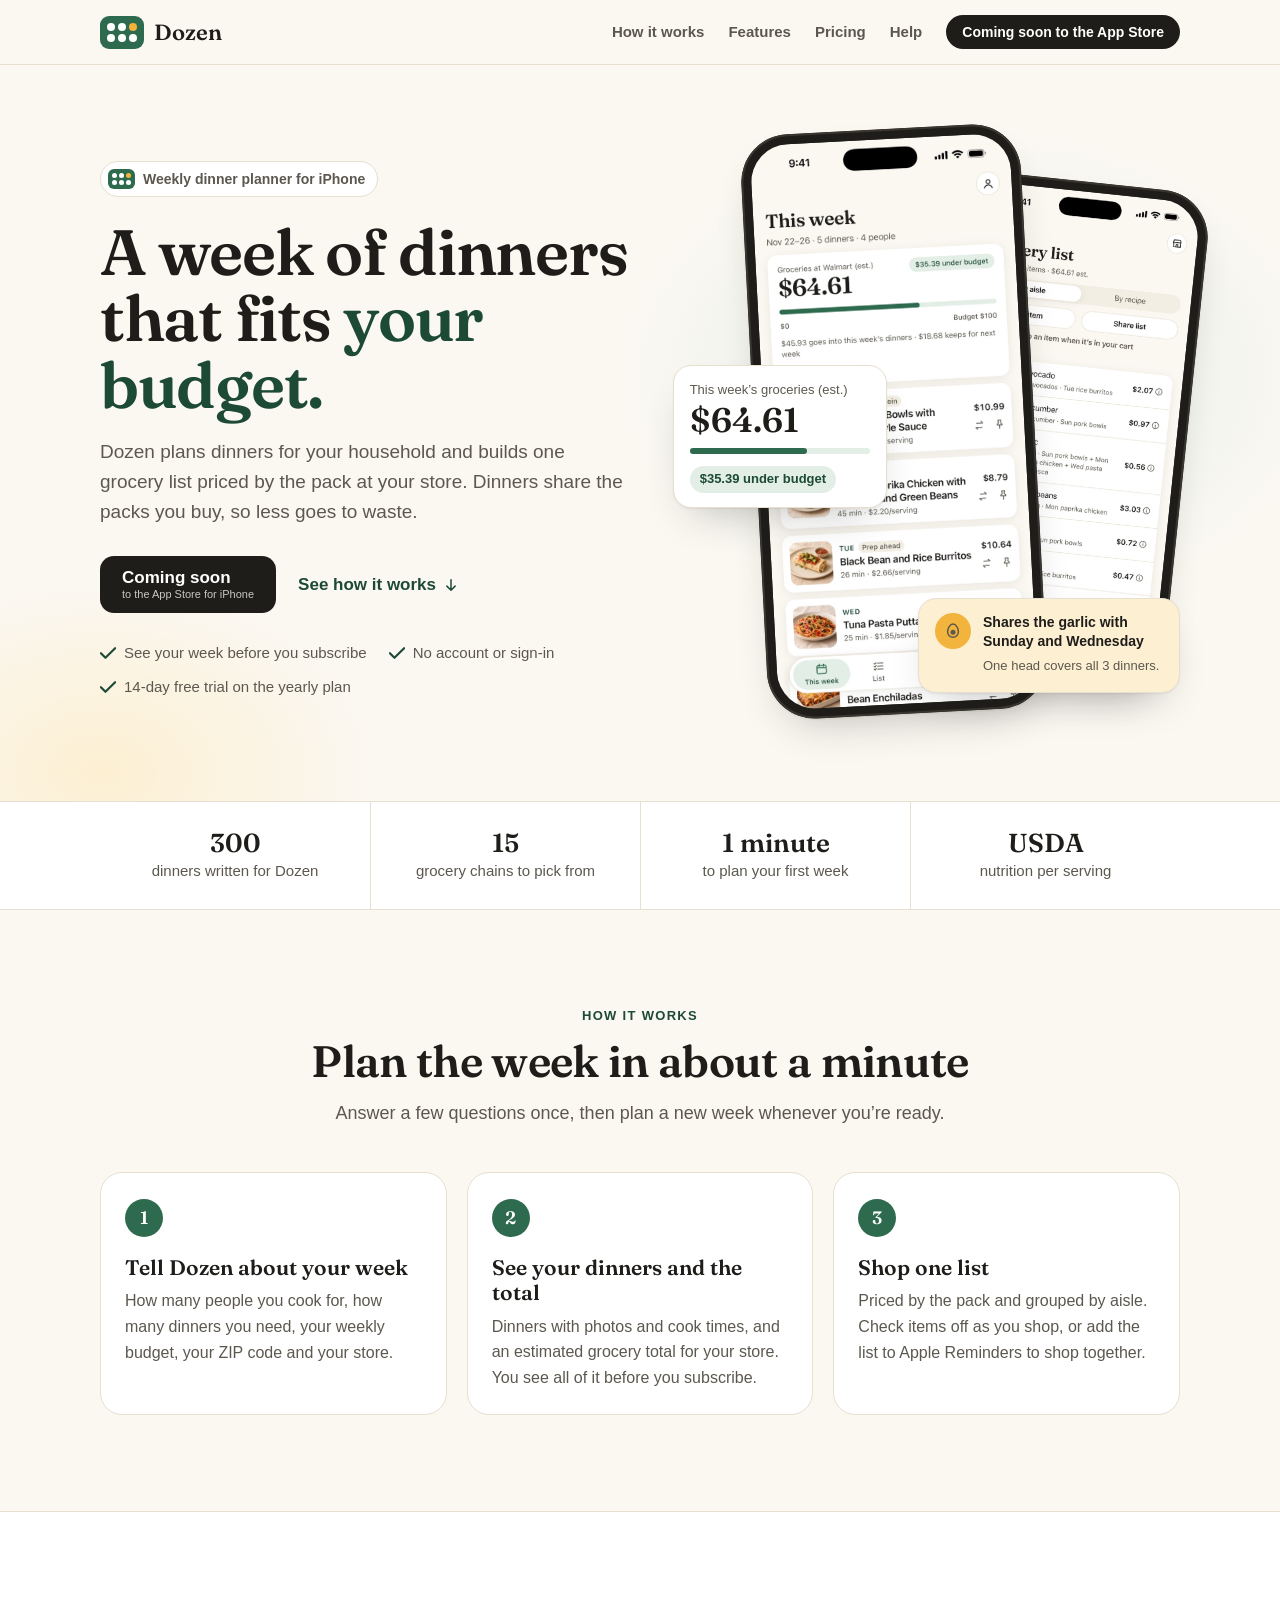
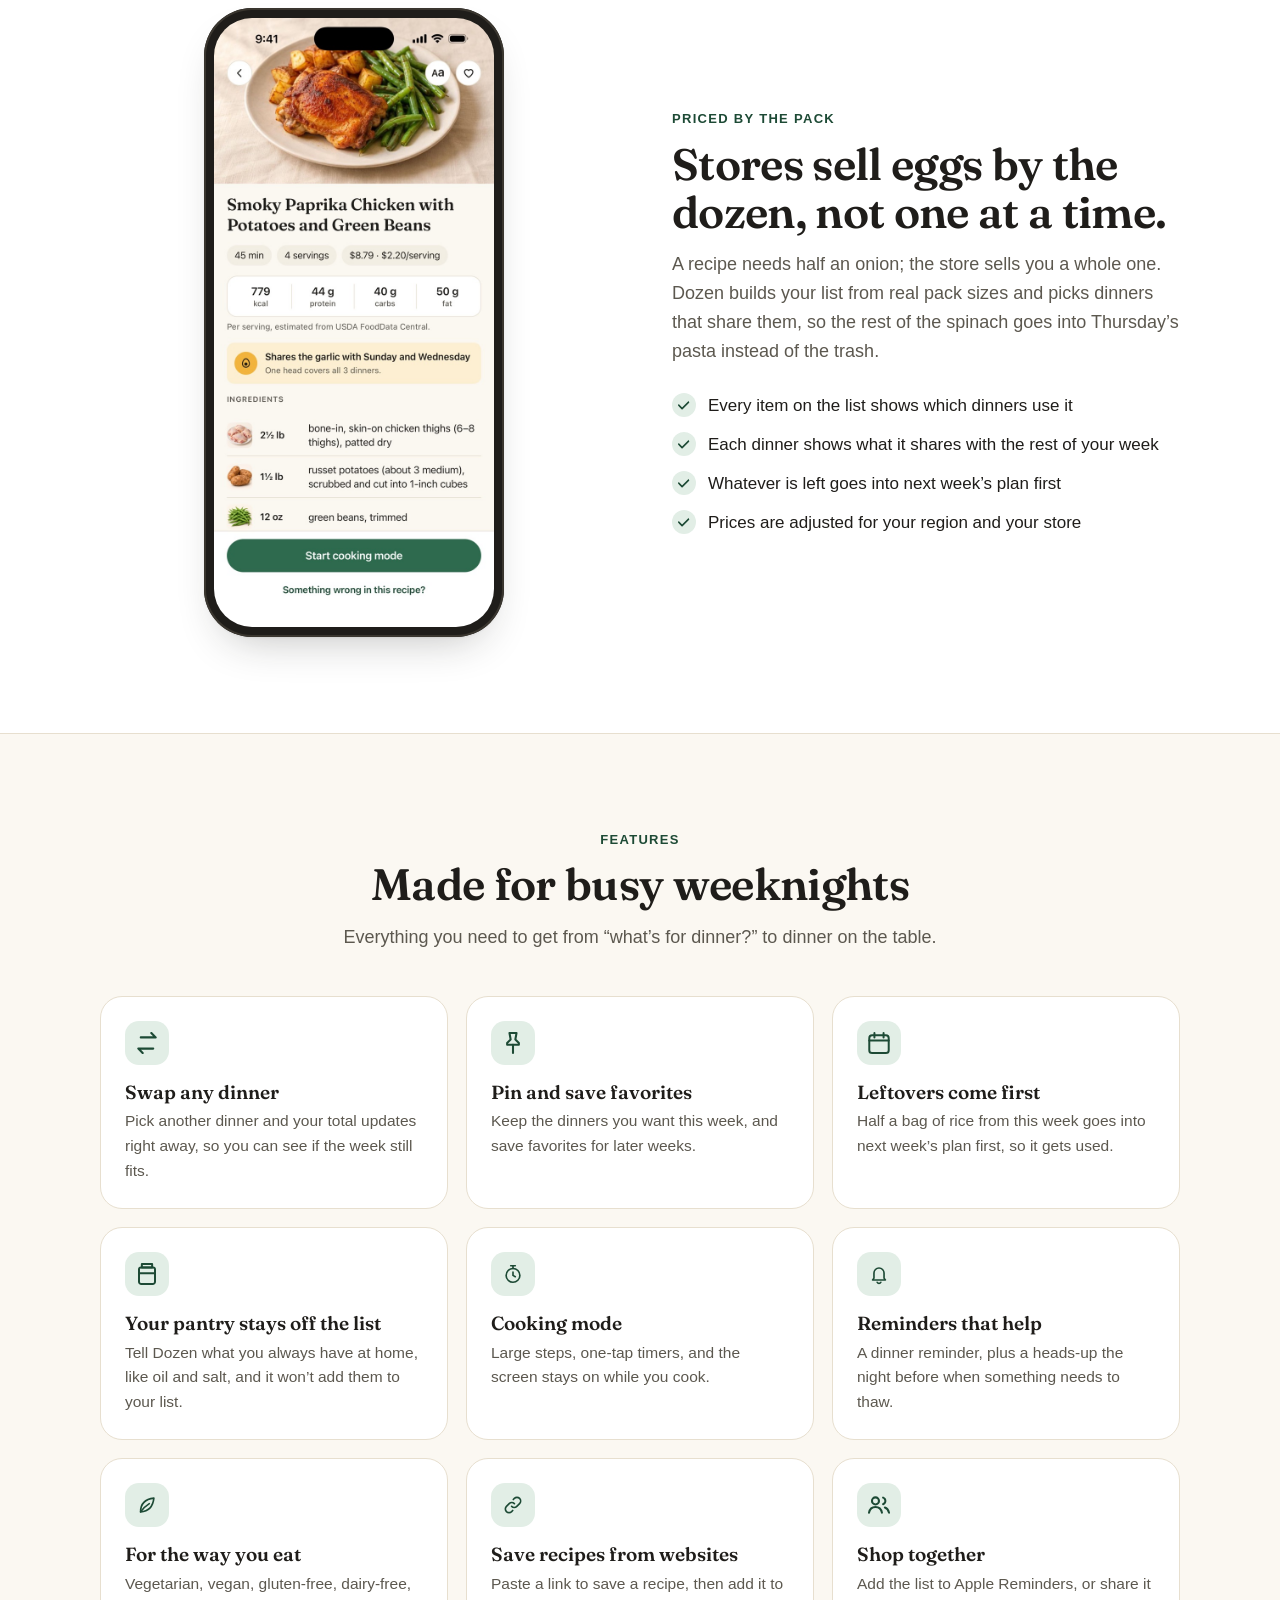
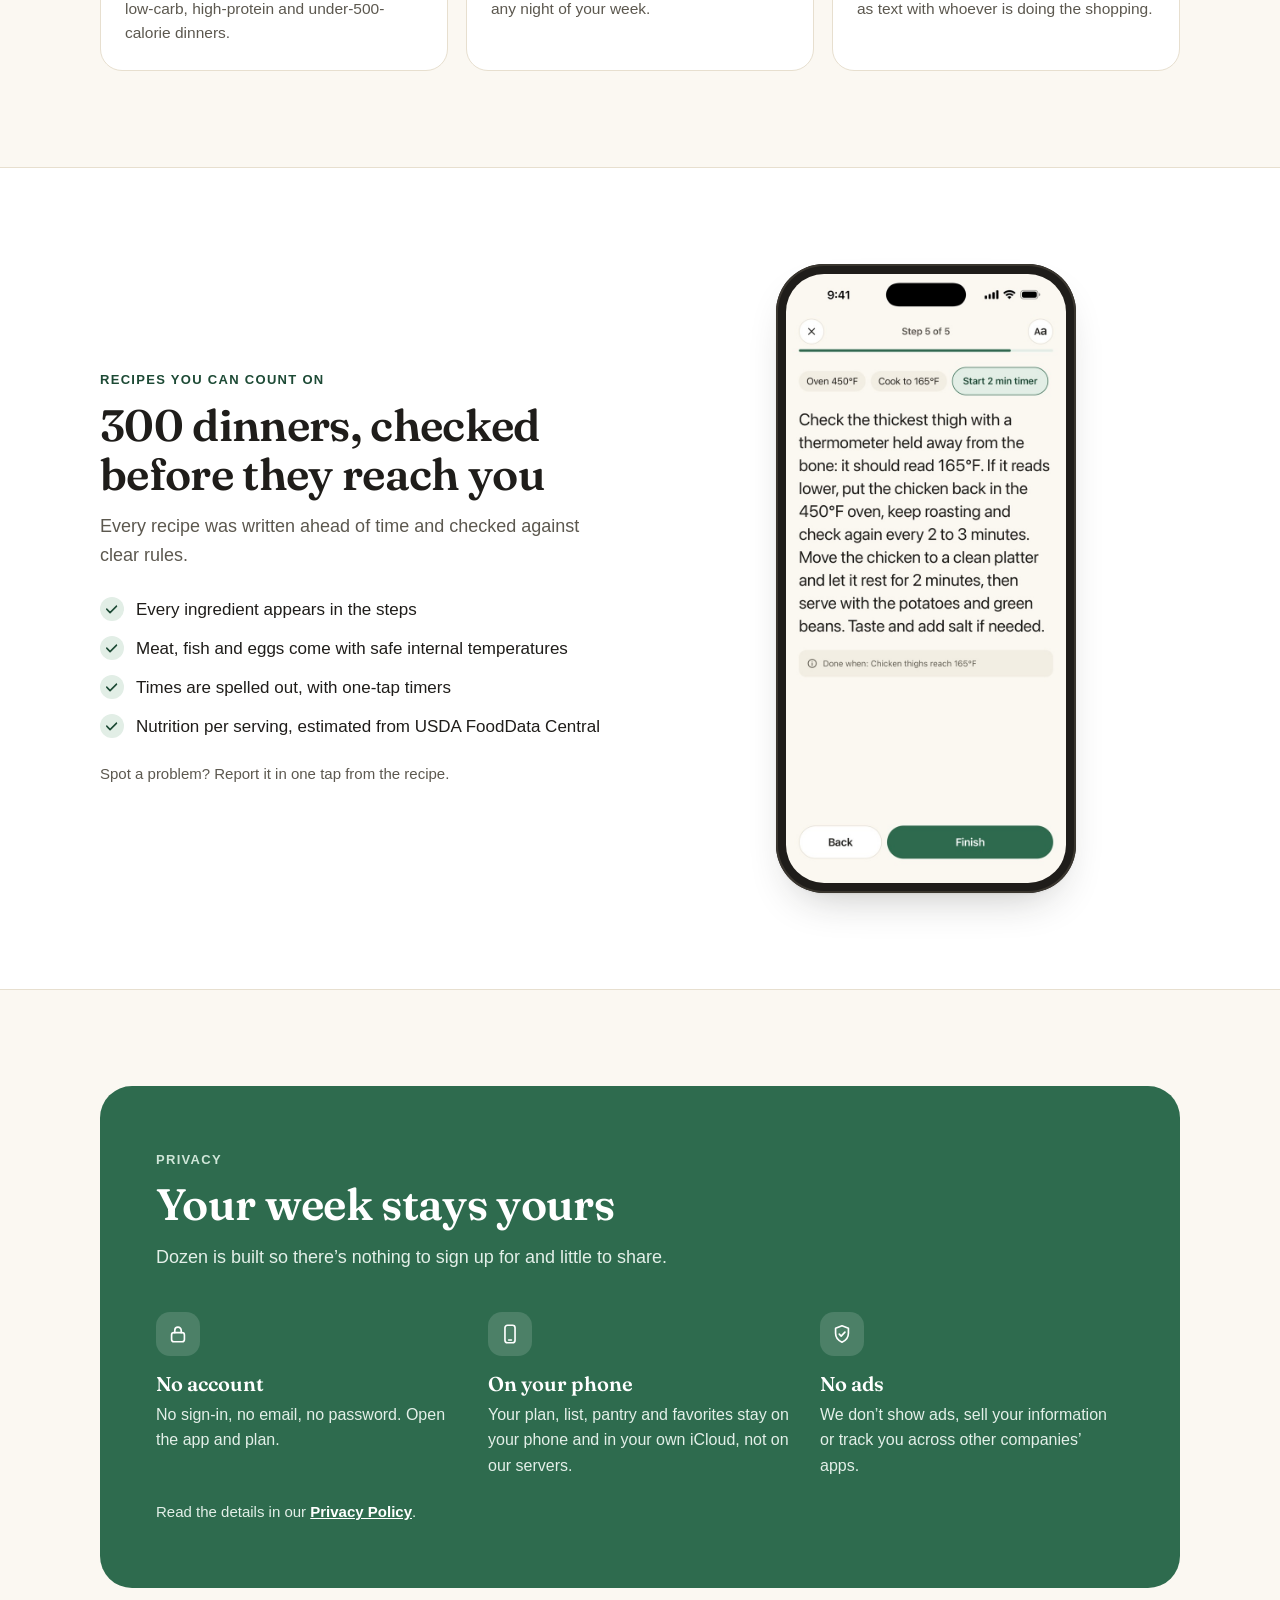
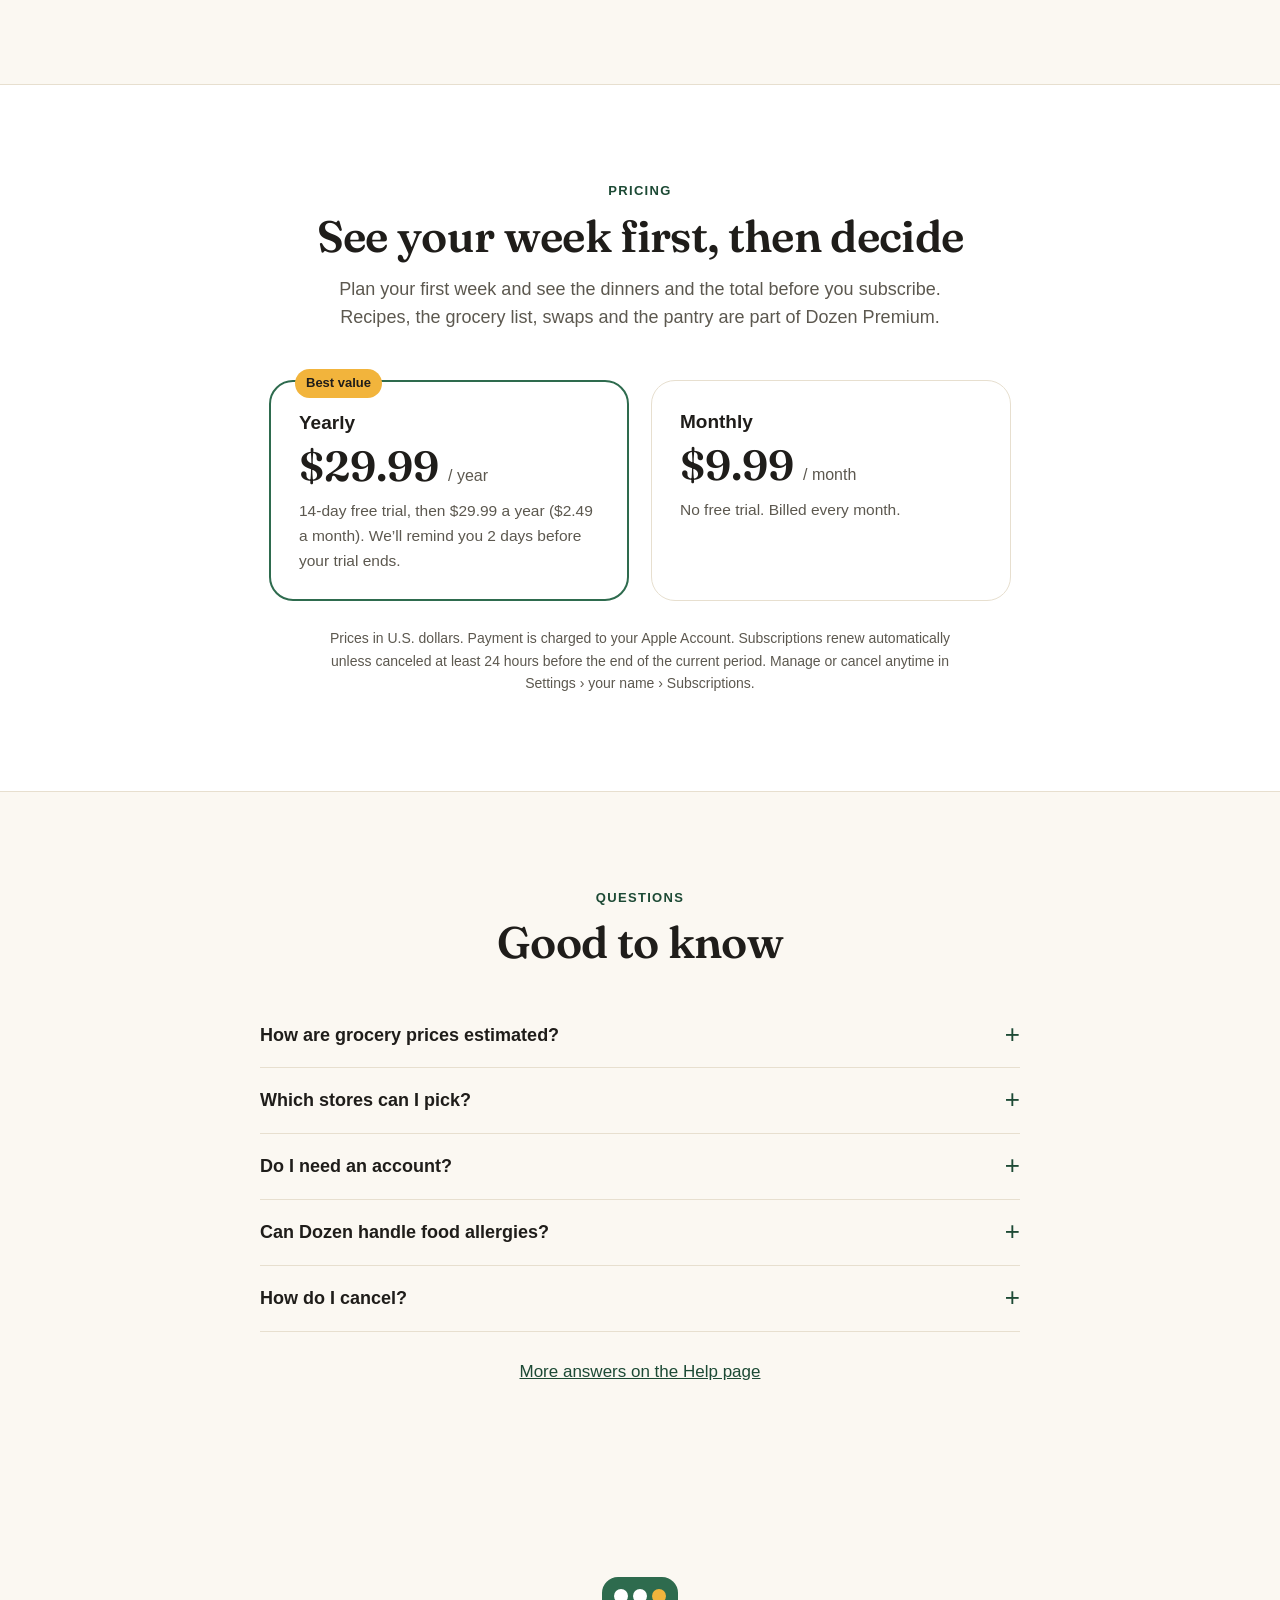
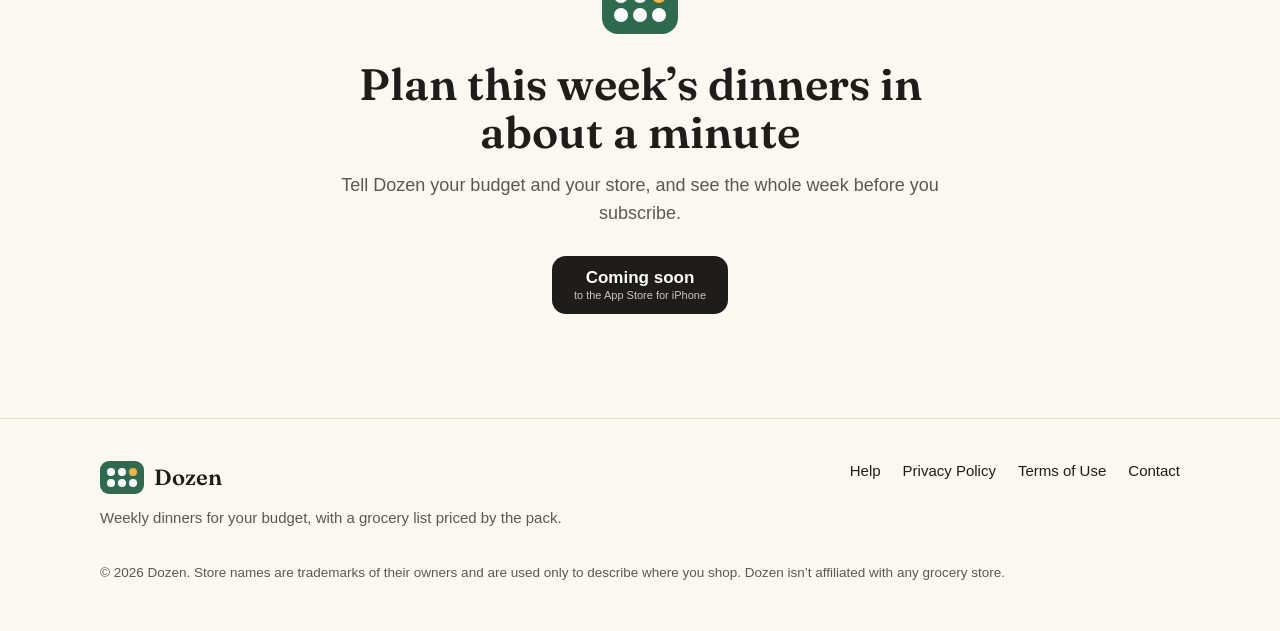
<file: index.html>
<!doctype html>
<html lang="en">
<head>
  <meta charset="utf-8">
  <meta name="viewport" content="width=device-width, initial-scale=1">
  <title>Dozen: weekly dinners for your grocery budget</title>
  <meta name="description" content="Dozen plans a week of dinners for your household and budget, then builds a grocery list priced by the pack at your store. For iPhone.">
  <meta property="og:title" content="Dozen: weekly dinners for your grocery budget">
  <meta property="og:description" content="A week of dinners and one grocery list priced by the pack, so dinners share what you buy and less goes to waste.">
  <meta property="og:image" content="https://moodoraapp.github.io/dozen/img/icon-512.png">
  <meta property="og:type" content="website">
  <meta name="theme-color" content="#fbf8f2" media="(prefers-color-scheme: light)">
  <meta name="theme-color" content="#141311" media="(prefers-color-scheme: dark)">
  <link rel="stylesheet" href="style.css">
  <link rel="icon" href="img/favicon-32.png" sizes="32x32">
  <link rel="apple-touch-icon" href="img/icon-180.png">
</head>
<body class="home">
  <svg class="sprite" aria-hidden="true" focusable="false">
    <symbol id="i-check" viewBox="0 0 11.8125 8.4375"><path stroke-width="1.6" d="M0.65625 4.40625L4.03125 7.78125L11.1562 0.65625"/></symbol>
    <symbol id="i-down" viewBox="0 0 24 24"><path d="M12 5v14M6.5 13.5L12 19l5.5-5.5"/></symbol>
    <symbol id="i-swap" viewBox="0 0 13.125 14.7917"><path stroke-width="1.46" d="M2.39585 3.64583H12.3959L9.47919 0.729167M10.7292 11.1458H0.729188L3.64585 14.0625"/></symbol>
    <symbol id="i-pin" viewBox="0 0 9.79167 15.625"><path stroke-width="1.46" d="M2.39583 0.729167H7.39583L6.5625 5.3125L9.0625 7.8125V9.0625H0.729167V7.8125L3.22917 5.3125L2.39583 0.729167Z"/><path stroke-width="1.46" d="M4.89583 9.0625V14.8958"/></symbol>
    <symbol id="i-calendar" viewBox="0 0 17.1875 17.6458"><path stroke-width="1.6" d="M3.09375 2.63542H14.0938C15.3594 2.63542 16.3854 3.66143 16.3854 4.92708V14.5521C16.3854 15.8177 15.3594 16.8438 14.0938 16.8438H3.09375C1.8281 16.8438 0.802083 15.8177 0.802083 14.5521V4.92708C0.802083 3.66143 1.8281 2.63542 3.09375 2.63542Z"/><path stroke-width="1.6" d="M0.802083 6.76042H16.3854M4.92708 0.802083V4.46875M12.2604 0.802083V4.46875"/></symbol>
    <symbol id="i-pantry" viewBox="0 0 14.4375 17.6458"><path stroke-width="1.6" d="M3.09375 0.802083H11.3438V3.55208H3.09375V0.802083Z"/><path stroke-width="1.6" d="M2.17708 3.55208H12.2604C12.6251 3.55208 12.9748 3.69695 13.2327 3.95481C13.4906 4.21267 13.6354 4.56241 13.6354 4.92708V15.0104C13.6354 15.4966 13.4423 15.963 13.0984 16.3068C12.7546 16.6506 12.2883 16.8438 11.8021 16.8438H2.63542C2.14919 16.8438 1.68287 16.6506 1.33905 16.3068C0.995238 15.963 0.802083 15.4966 0.802083 15.0104V4.92708C0.802083 4.56241 0.946949 4.21267 1.20481 3.95481C1.46267 3.69695 1.81241 3.55208 2.17708 3.55208Z"/><path stroke-width="1.6" d="M0.802083 8.13542H13.6354"/></symbol>
    <symbol id="i-list" viewBox="0 0 16.7292 13.9792"><path stroke-width="1.6" d="M6.76042 1.71875H15.9271M6.76042 6.76042H15.9271M6.76042 11.8021H15.9271"/><path stroke-width="1.6" d="M0.802083 1.71875L2.17708 3.09375L4.46875 0.802083M0.802083 6.76042L2.17708 8.13542L4.46875 5.84375M0.802083 11.8021L2.17708 13.1771L4.46875 10.8854"/></symbol>
    <symbol id="i-users" viewBox="0 0 18.7504 14.7502"><path stroke-width="1.75" d="M9.37517 3.875C9.37517 5.53185 8.03202 6.875 6.37517 6.875C4.71831 6.875 3.37517 5.53185 3.37517 3.875C3.37517 2.21815 4.71831 0.875 6.37517 0.875C8.03202 0.875 9.37517 2.21815 9.37517 3.875Z"/><path stroke-width="1.75" d="M0.875169 13.875C1.47517 10.875 3.67517 9.075 6.37517 9.075C9.07517 9.075 11.2752 10.875 11.8752 13.875"/><path stroke-width="1.75" d="M12.8752 1.075C13.4411 1.2927 13.9278 1.67678 14.2711 2.17663C14.6144 2.67648 14.7981 3.26862 14.7981 3.875C14.7981 4.48138 14.6144 5.07352 14.2711 5.57337C13.9278 6.07322 13.4411 6.4573 12.8752 6.675M14.3752 9.475C16.1752 10.075 17.3752 11.675 17.8752 13.875"/></symbol>
    <symbol id="i-egg" viewBox="0 0 20 20"><path stroke-width="1.46" d="M10 2.91667C13 2.91667 15.4167 7.25 15.4167 10.8333C15.4167 12.2699 14.846 13.6477 13.8302 14.6635C12.8143 15.6793 11.4366 16.25 10 16.25C8.56341 16.25 7.18566 15.6793 6.16984 14.6635C5.15402 13.6477 4.58333 12.2699 4.58333 10.8333C4.58333 7.25 7 2.91667 10 2.91667Z"/><circle cx="10" cy="11.25" r="2.5" fill="currentColor" stroke="none"/></symbol>
    <symbol id="i-timer" viewBox="0 0 24 24"><circle stroke-width="1.8" cx="12" cy="13.5" r="7.5"/><path stroke-width="1.8" d="M12 10v3.5l2.5 1.5M9.5 3h5M12 3v3"/></symbol>
    <symbol id="i-bell" viewBox="0 0 24 24"><path stroke-width="1.8" d="M6.5 16.5V11a5.5 5.5 0 0 1 11 0v5.5l1.5 2h-14z"/><path stroke-width="1.8" d="M10 21a2.2 2.2 0 0 0 4 0"/></symbol>
    <symbol id="i-leaf" viewBox="0 0 24 24"><path stroke-width="1.8" d="M5 19.5C5 11 10 5.5 19.5 4.5 18.5 14 13 19 5 19.5Z"/><path stroke-width="1.8" d="M5 19.5c2.5-3.5 5.5-6.5 9.5-9"/></symbol>
    <symbol id="i-link" viewBox="0 0 24 24"><path stroke-width="1.8" d="M10.5 13.5a4 4 0 0 0 5.66 0l3-3a4 4 0 0 0-5.66-5.66l-1.2 1.2"/><path stroke-width="1.8" d="M13.5 10.5a4 4 0 0 0-5.66 0l-3 3a4 4 0 0 0 5.66 5.66l1.2-1.2"/></symbol>
    <symbol id="i-lock" viewBox="0 0 24 24"><rect stroke-width="1.8" x="5" y="10.5" width="14" height="10" rx="2.5"/><path stroke-width="1.8" d="M8.5 10.5V8a3.5 3.5 0 0 1 7 0v2.5"/></symbol>
    <symbol id="i-phone" viewBox="0 0 24 24"><rect stroke-width="1.8" x="6.5" y="2.5" width="11" height="19" rx="2.8"/><path stroke-width="1.8" d="M10.5 18.5h3"/></symbol>
    <symbol id="i-shield" viewBox="0 0 24 24"><path stroke-width="1.8" d="M12 3l7 2.8v5.4c0 4.4-2.9 7.9-7 9.8-4.1-1.9-7-5.4-7-9.8V5.8z"/><path stroke-width="1.8" d="M9 12.2l2.1 2.1L15.2 10"/></symbol>
  </svg>

  <header class="top">
    <div class="wrap">
      <a class="brand" href="./" aria-label="Dozen home"><span class="mark" aria-hidden="true"><i></i><i></i><i></i><i></i><i></i><i></i></span>Dozen</a>
      <nav class="nav" aria-label="Sections">
        <a href="#how">How it works</a>
        <a href="#features">Features</a>
        <a href="#pricing">Pricing</a>
        <a href="support.html">Help</a>
      </nav>
      <span class="soon">Coming soon<span class="wide"> to the App Store</span></span>
    </div>
  </header>

  <main>
    <section class="hero">
      <div class="wrap">
        <div>
          <span class="pill"><span class="mark sm" aria-hidden="true"><i></i><i></i><i></i><i></i><i></i><i></i></span>Weekly dinner planner for iPhone</span>
          <h1>A week of dinners that fits <em>your budget.</em></h1>
          <p class="lead">Dozen plans dinners for your household and builds one grocery list priced by the pack at your store. Dinners share the packs you buy, so less goes to waste.</p>
          <div class="cta">
            <span class="soon big">Coming soon<small>to the App Store for iPhone</small></span>
            <a class="more" href="#how">See how it works <svg class="ic-svg" aria-hidden="true"><use href="#i-down"/></svg></a>
          </div>
          <ul class="ticks">
            <li><svg class="ic-svg" aria-hidden="true"><use href="#i-check"/></svg>See your week before you subscribe</li>
            <li><svg class="ic-svg" aria-hidden="true"><use href="#i-check"/></svg>No account or sign-in</li>
            <li><svg class="ic-svg" aria-hidden="true"><use href="#i-check"/></svg>14-day free trial on the yearly plan</li>
          </ul>
        </div>

        <div class="stage">
          <div class="phone front"><img src="img/week.jpg" width="660" height="1434" alt="Dozen’s This week screen: groceries at Walmart estimated at $64.61, $35.39 under a $100 budget, with Greek pork bowls, smoky paprika chicken, black bean burritos and tuna pasta puttanesca."></div>
          <div class="phone back"><img src="img/list.jpg" width="660" height="1434" alt="Dozen’s grocery list grouped by aisle, each item with its pack size, price and the dinners that use it."></div>
          <div class="float budget" aria-hidden="true">
            <div class="float-label">This week’s groceries (est.)</div>
            <div class="float-big">$64.61</div>
            <div class="bar"><span></span></div>
            <span class="chip">$35.39 under budget</span>
          </div>
          <div class="float share" aria-hidden="true">
            <span class="egg"><svg class="ic-svg"><use href="#i-egg"/></svg></span>
            <div><strong>Shares the garlic with Sunday and Wednesday</strong><span>One head covers all 3 dinners.</span></div>
          </div>
        </div>
      </div>
    </section>

    <div class="facts">
      <div class="wrap">
        <ul>
          <li><strong>300</strong>dinners written for Dozen</li>
          <li><strong>15</strong>grocery chains to pick from</li>
          <li><strong>1 minute</strong>to plan your first week</li>
          <li><strong>USDA</strong>nutrition per serving</li>
        </ul>
      </div>
    </div>

    <section class="section" id="how">
      <div class="wrap">
        <div class="center">
          <p class="kicker">How it works</p>
          <h2>Plan the week in about a minute</h2>
          <p class="sub">Answer a few questions once, then plan a new week whenever you’re ready.</p>
        </div>
        <ol class="steps">
          <li>
            <span class="num">1</span>
            <h3>Tell Dozen about your week</h3>
            <p>How many people you cook for, how many dinners you need, your weekly budget, your ZIP code and your store.</p>
          </li>
          <li>
            <span class="num">2</span>
            <h3>See your dinners and the total</h3>
            <p>Dinners with photos and cook times, and an estimated grocery total for your store. You see all of it before you subscribe.</p>
          </li>
          <li>
            <span class="num">3</span>
            <h3>Shop one list</h3>
            <p>Priced by the pack and grouped by aisle. Check items off as you shop, or add the list to Apple Reminders to shop together.</p>
          </li>
        </ol>
      </div>
    </section>

    <section class="section band" id="packs">
      <div class="wrap split">
        <div class="split-media">
          <div class="phone"><img src="img/recipe.jpg" width="660" height="1434" loading="lazy" alt="A Dozen recipe for smoky paprika chicken with potatoes and green beans: 45 minutes, 4 servings, $2.20 a serving, with a note that it shares the garlic with Sunday and Wednesday."></div>
        </div>
        <div>
          <p class="kicker">Priced by the pack</p>
          <h2>Stores sell eggs by the dozen, not one at a time.</h2>
          <p class="sub">A recipe needs half an onion; the store sells you a whole one. Dozen builds your list from real pack sizes and picks dinners that share them, so the rest of the spinach goes into Thursday’s pasta instead of the trash.</p>
          <ul class="checks">
            <li><svg class="ic-svg" aria-hidden="true"><use href="#i-check"/></svg>Every item on the list shows which dinners use it</li>
            <li><svg class="ic-svg" aria-hidden="true"><use href="#i-check"/></svg>Each dinner shows what it shares with the rest of your week</li>
            <li><svg class="ic-svg" aria-hidden="true"><use href="#i-check"/></svg>Whatever is left goes into next week’s plan first</li>
            <li><svg class="ic-svg" aria-hidden="true"><use href="#i-check"/></svg>Prices are adjusted for your region and your store</li>
          </ul>
        </div>
      </div>
    </section>

    <section class="section" id="features">
      <div class="wrap">
        <div class="center">
          <p class="kicker">Features</p>
          <h2>Made for busy weeknights</h2>
          <p class="sub">Everything you need to get from “what’s for dinner?” to dinner on the table.</p>
        </div>
        <div class="features">
          <div class="feature">
            <span class="ic"><svg class="ic-svg" aria-hidden="true"><use href="#i-swap"/></svg></span>
            <h3>Swap any dinner</h3>
            <p>Pick another dinner and your total updates right away, so you can see if the week still fits.</p>
          </div>
          <div class="feature">
            <span class="ic"><svg class="ic-svg" aria-hidden="true"><use href="#i-pin"/></svg></span>
            <h3>Pin and save favorites</h3>
            <p>Keep the dinners you want this week, and save favorites for later weeks.</p>
          </div>
          <div class="feature">
            <span class="ic"><svg class="ic-svg" aria-hidden="true"><use href="#i-calendar"/></svg></span>
            <h3>Leftovers come first</h3>
            <p>Half a bag of rice from this week goes into next week’s plan first, so it gets used.</p>
          </div>
          <div class="feature">
            <span class="ic"><svg class="ic-svg" aria-hidden="true"><use href="#i-pantry"/></svg></span>
            <h3>Your pantry stays off the list</h3>
            <p>Tell Dozen what you always have at home, like oil and salt, and it won’t add them to your list.</p>
          </div>
          <div class="feature">
            <span class="ic"><svg class="ic-svg" aria-hidden="true"><use href="#i-timer"/></svg></span>
            <h3>Cooking mode</h3>
            <p>Large steps, one-tap timers, and the screen stays on while you cook.</p>
          </div>
          <div class="feature">
            <span class="ic"><svg class="ic-svg" aria-hidden="true"><use href="#i-bell"/></svg></span>
            <h3>Reminders that help</h3>
            <p>A dinner reminder, plus a heads-up the night before when something needs to thaw.</p>
          </div>
          <div class="feature">
            <span class="ic"><svg class="ic-svg" aria-hidden="true"><use href="#i-leaf"/></svg></span>
            <h3>For the way you eat</h3>
            <p>Vegetarian, vegan, gluten-free, dairy-free, low-carb, high-protein and under-500-calorie dinners.</p>
          </div>
          <div class="feature">
            <span class="ic"><svg class="ic-svg" aria-hidden="true"><use href="#i-link"/></svg></span>
            <h3>Save recipes from websites</h3>
            <p>Paste a link to save a recipe, then add it to any night of your week.</p>
          </div>
          <div class="feature">
            <span class="ic"><svg class="ic-svg" aria-hidden="true"><use href="#i-users"/></svg></span>
            <h3>Shop together</h3>
            <p>Add the list to Apple Reminders, or share it as text with whoever is doing the shopping.</p>
          </div>
        </div>
      </div>
    </section>

    <section class="section band" id="recipes">
      <div class="wrap split flip">
        <div class="split-media">
          <div class="phone"><img src="img/cook.jpg" width="660" height="1434" loading="lazy" alt="Dozen’s cooking mode showing step 5 of 5 in large text: check that the chicken reads 165°F, with the oven at 450°F, a button to start a 2-minute timer and a done-when note."></div>
        </div>
        <div>
          <p class="kicker">Recipes you can count on</p>
          <h2>300 dinners, checked before they reach you</h2>
          <p class="sub">Every recipe was written ahead of time and checked against clear rules.</p>
          <ul class="checks">
            <li><svg class="ic-svg" aria-hidden="true"><use href="#i-check"/></svg>Every ingredient appears in the steps</li>
            <li><svg class="ic-svg" aria-hidden="true"><use href="#i-check"/></svg>Meat, fish and eggs come with safe internal temperatures</li>
            <li><svg class="ic-svg" aria-hidden="true"><use href="#i-check"/></svg>Times are spelled out, with one-tap timers</li>
            <li><svg class="ic-svg" aria-hidden="true"><use href="#i-check"/></svg>Nutrition per serving, estimated from USDA FoodData Central</li>
          </ul>
          <p class="note">Spot a problem? Report it in one tap from the recipe.</p>
        </div>
      </div>
    </section>

    <section class="section" id="privacy">
      <div class="wrap">
        <div class="green">
          <p class="kicker">Privacy</p>
          <h2>Your week stays yours</h2>
          <p class="sub">Dozen is built so there’s nothing to sign up for and little to share.</p>
          <div class="trio">
            <div>
              <span class="ic"><svg class="ic-svg" aria-hidden="true"><use href="#i-lock"/></svg></span>
              <h3>No account</h3>
              <p>No sign-in, no email, no password. Open the app and plan.</p>
            </div>
            <div>
              <span class="ic"><svg class="ic-svg" aria-hidden="true"><use href="#i-phone"/></svg></span>
              <h3>On your phone</h3>
              <p>Your plan, list, pantry and favorites stay on your phone and in your own iCloud, not on our servers.</p>
            </div>
            <div>
              <span class="ic"><svg class="ic-svg" aria-hidden="true"><use href="#i-shield"/></svg></span>
              <h3>No ads</h3>
              <p>We don’t show ads, sell your information or track you across other companies’ apps.</p>
            </div>
          </div>
          <p class="note">Read the details in our <a href="privacy.html">Privacy Policy</a>.</p>
        </div>
      </div>
    </section>

    <section class="section band" id="pricing">
      <div class="wrap">
        <div class="center">
          <p class="kicker">Pricing</p>
          <h2>See your week first, then decide</h2>
          <p class="sub">Plan your first week and see the dinners and the total before you subscribe. Recipes, the grocery list, swaps and the pantry are part of Dozen Premium.</p>
        </div>
        <div class="plans">
          <div class="plan best">
            <span class="badge">Best value</span>
            <h3>Yearly</h3>
            <p class="price">$29.99 <span>/ year</span></p>
            <p>14-day free trial, then $29.99 a year ($2.49 a month). We’ll remind you 2 days before your trial ends.</p>
          </div>
          <div class="plan">
            <h3>Monthly</h3>
            <p class="price">$9.99 <span>/ month</span></p>
            <p>No free trial. Billed every month.</p>
          </div>
        </div>
        <p class="fine">Prices in U.S. dollars. Payment is charged to your Apple Account. Subscriptions renew automatically unless canceled at least 24 hours before the end of the current period. Manage or cancel anytime in Settings › your name › Subscriptions.</p>
      </div>
    </section>

    <section class="section" id="faq">
      <div class="wrap">
        <div class="center">
          <p class="kicker">Questions</p>
          <h2>Good to know</h2>
        </div>
        <div class="faq">
          <details>
            <summary>How are grocery prices estimated?</summary>
            <p>We start from public average prices (U.S. Bureau of Labor Statistics and weekly USDA retail reports) and our own checks of pack sizes, then adjust for your region and store. Prices are estimates and can differ from your store’s shelf price. If one looks off, press and hold the item on your list and tell us what you paid.</p>
          </details>
          <details>
            <summary>Which stores can I pick?</summary>
            <p>Walmart, Aldi, Lidl, H-E-B, Target, Safeway, Meijer, Kroger, Publix, Stop &amp; Shop, Trader Joe’s, Albertsons, Whole Foods, Costco and BJ’s. If yours isn’t listed, pick Other store and Dozen uses average prices for your region. Dozen isn’t affiliated with any of these stores.</p>
          </details>
          <details>
            <summary>Do I need an account?</summary>
            <p>No. There’s no sign-in. Your subscription belongs to your Apple Account, and Restore brings it back on a new phone. If iCloud is on, your plan, favorites and pantry come back too.</p>
          </details>
          <details>
            <summary>Can Dozen handle food allergies?</summary>
            <p>Diet settings and foods you won’t eat help choose recipes, but they aren’t an allergen check. Always read ingredient labels.</p>
          </details>
          <details>
            <summary>How do I cancel?</summary>
            <p>Subscriptions are billed by Apple. On your iPhone, open Settings, tap your name, then Subscriptions, and choose Dozen. Deleting the app doesn’t cancel a subscription. If you cancel during the free trial, you won’t be charged.</p>
          </details>
        </div>
        <p class="faq-more"><a href="support.html">More answers on the Help page</a></p>
      </div>
    </section>

    <section class="final">
      <div class="wrap">
        <span class="mark lg" aria-hidden="true"><i></i><i></i><i></i><i></i><i></i><i></i></span>
        <h2>Plan this week’s dinners in about a minute</h2>
        <p class="sub">Tell Dozen your budget and your store, and see the whole week before you subscribe.</p>
        <span class="soon big">Coming soon<small>to the App Store for iPhone</small></span>
      </div>
    </section>
  </main>

  <footer class="foot">
    <div class="wrap">
      <div>
        <a class="brand" href="./"><span class="mark" aria-hidden="true"><i></i><i></i><i></i><i></i><i></i><i></i></span>Dozen</a>
        <p>Weekly dinners for your budget, with a grocery list priced by the pack.</p>
      </div>
      <nav aria-label="Site">
        <a href="support.html">Help</a>
        <a href="privacy.html">Privacy Policy</a>
        <a href="terms.html">Terms of Use</a>
        <a href="mailto:moodora.app@gmail.com?subject=Dozen">Contact</a>
      </nav>
      <p class="legal">© 2026 Dozen. Store names are trademarks of their owners and are used only to describe where you shop. Dozen isn’t affiliated with any grocery store.</p>
    </div>
  </footer>
</body>
</html>
</file>
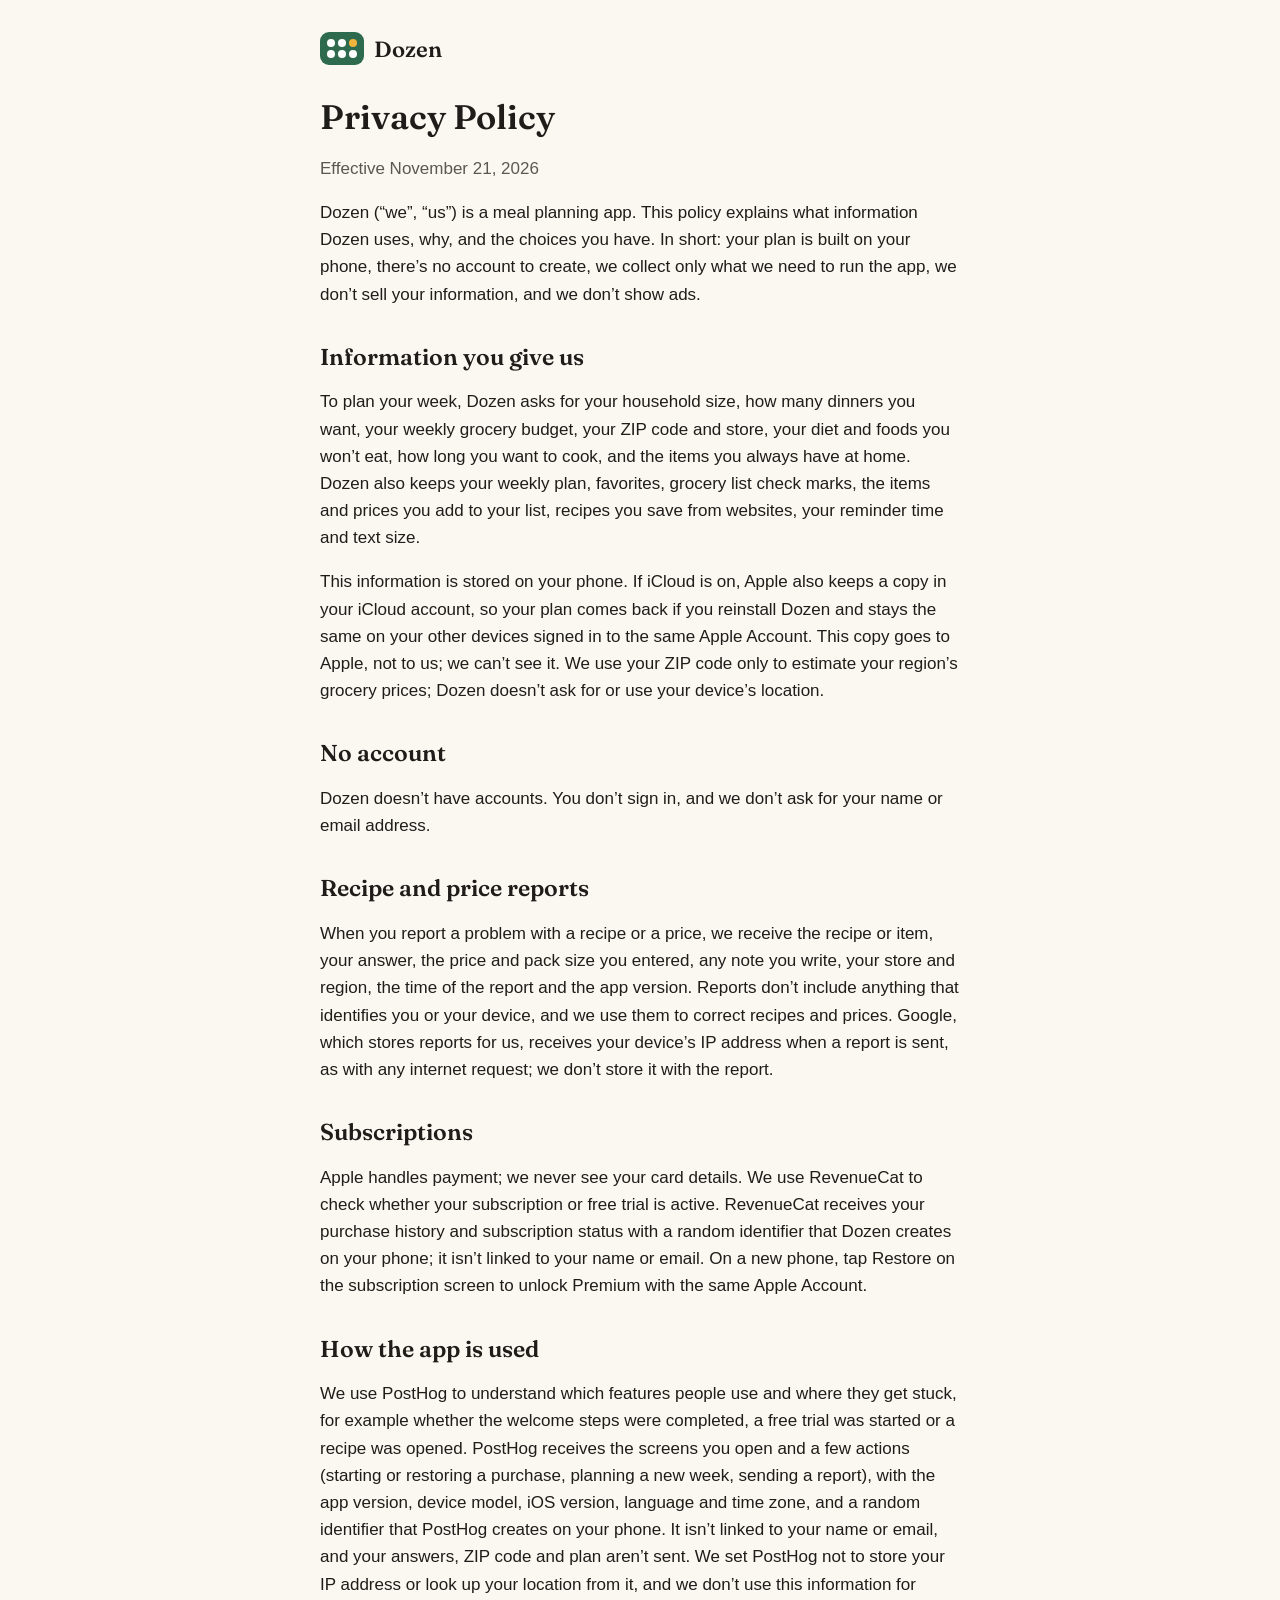
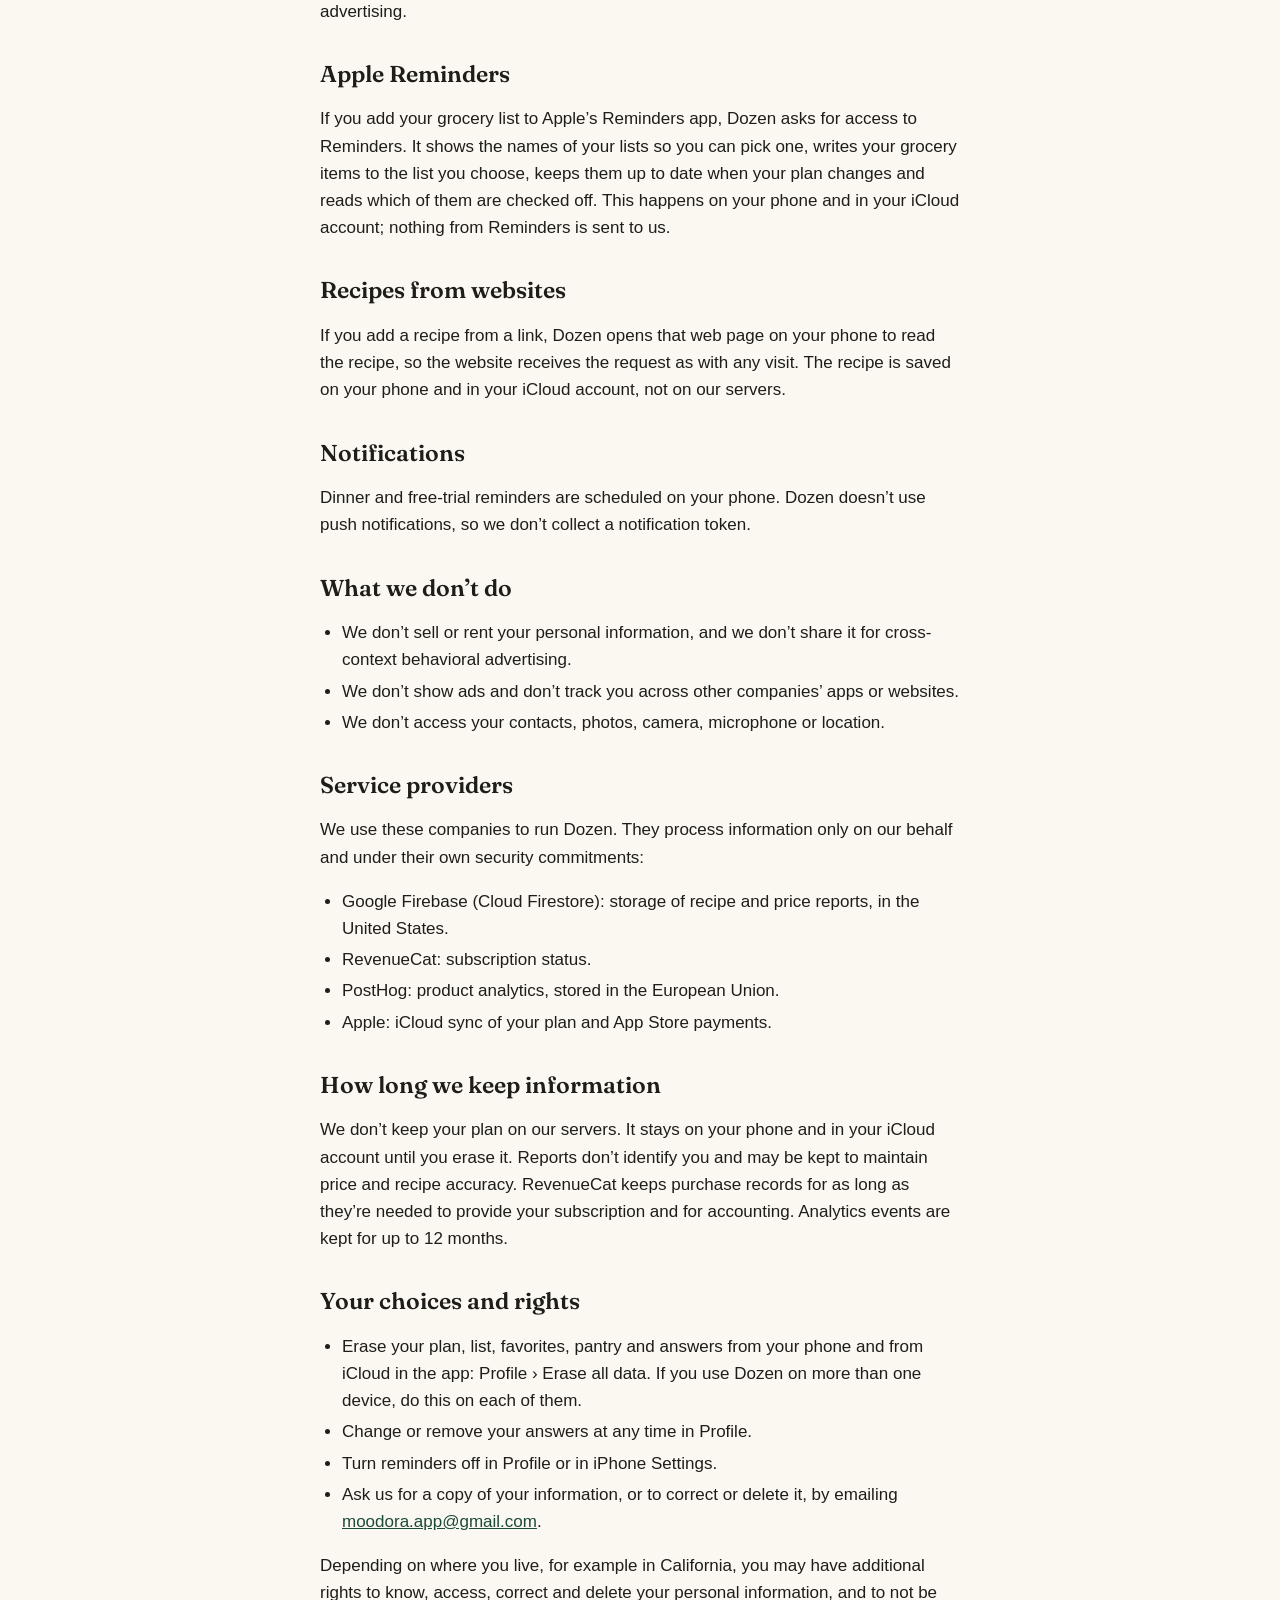
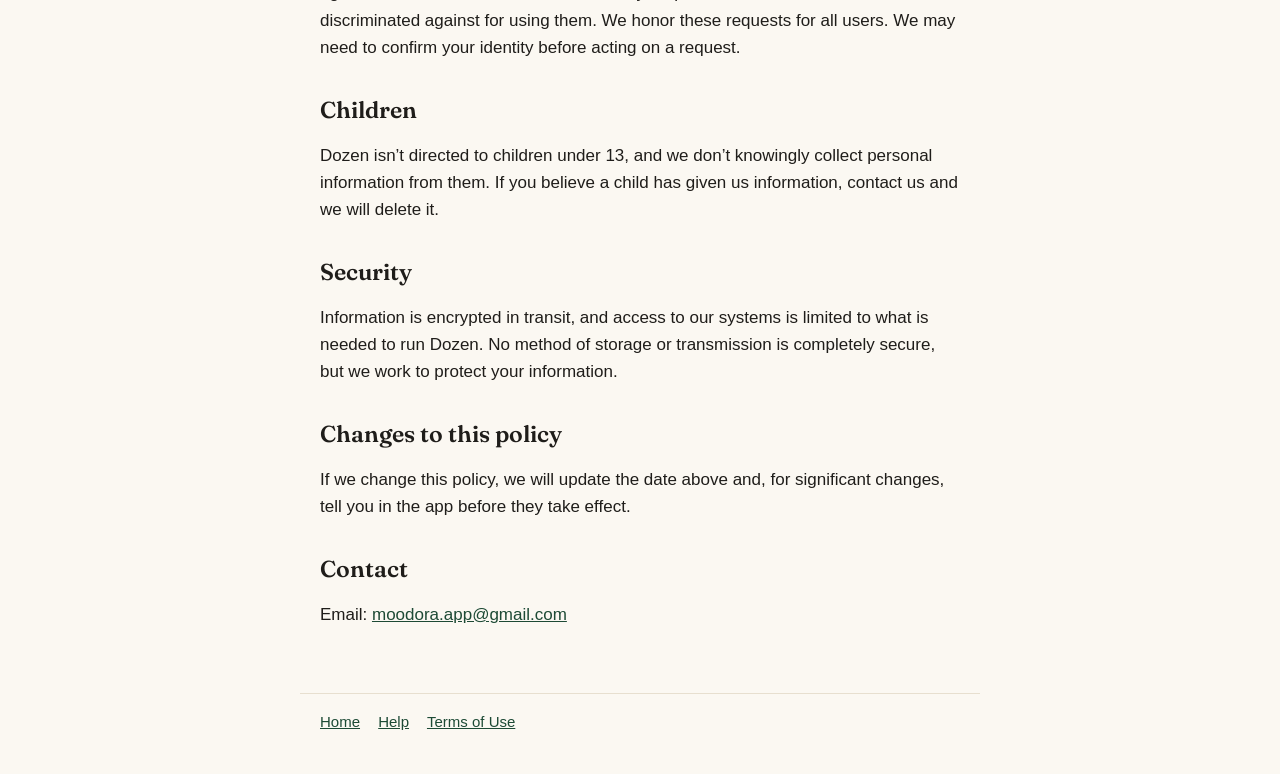
<file: privacy.html>
<!doctype html>
<html lang="en">
<head>
  <meta charset="utf-8">
  <meta name="viewport" content="width=device-width, initial-scale=1">
  <title>Dozen: Privacy Policy</title>
  <link rel="stylesheet" href="style.css">
  <link rel="icon" href="img/favicon-32.png" sizes="32x32">
  <link rel="apple-touch-icon" href="img/icon-180.png">
</head>
<body class="doc">
  <header>
    <a class="brand" href="./"><span class="mark" aria-hidden="true"><i></i><i></i><i></i><i></i><i></i><i></i></span>Dozen</a>
  </header>
  <main>
    <h1>Privacy Policy</h1>
    <p class="muted">Effective November 21, 2026</p>

    <p>Dozen (“we”, “us”) is a meal planning app. This policy explains what information Dozen uses, why, and the choices you have. In short: your plan is built on your phone, there’s no account to create, we collect only what we need to run the app, we don’t sell your information, and we don’t show ads.</p>

    <h2>Information you give us</h2>
    <p>To plan your week, Dozen asks for your household size, how many dinners you want, your weekly grocery budget, your ZIP code and store, your diet and foods you won’t eat, how long you want to cook, and the items you always have at home. Dozen also keeps your weekly plan, favorites, grocery list check marks, the items and prices you add to your list, recipes you save from websites, your reminder time and text size.</p>
    <p>This information is stored on your phone. If iCloud is on, Apple also keeps a copy in your iCloud account, so your plan comes back if you reinstall Dozen and stays the same on your other devices signed in to the same Apple Account. This copy goes to Apple, not to us; we can’t see it. We use your ZIP code only to estimate your region’s grocery prices; Dozen doesn’t ask for or use your device’s location.</p>

    <h2>No account</h2>
    <p>Dozen doesn’t have accounts. You don’t sign in, and we don’t ask for your name or email address.</p>

    <h2>Recipe and price reports</h2>
    <p>When you report a problem with a recipe or a price, we receive the recipe or item, your answer, the price and pack size you entered, any note you write, your store and region, the time of the report and the app version. Reports don’t include anything that identifies you or your device, and we use them to correct recipes and prices. Google, which stores reports for us, receives your device’s IP address when a report is sent, as with any internet request; we don’t store it with the report.</p>

    <h2>Subscriptions</h2>
    <p>Apple handles payment; we never see your card details. We use RevenueCat to check whether your subscription or free trial is active. RevenueCat receives your purchase history and subscription status with a random identifier that Dozen creates on your phone; it isn’t linked to your name or email. On a new phone, tap Restore on the subscription screen to unlock Premium with the same Apple Account.</p>

    <h2>How the app is used</h2>
    <p>We use PostHog to understand which features people use and where they get stuck, for example whether the welcome steps were completed, a free trial was started or a recipe was opened. PostHog receives the screens you open and a few actions (starting or restoring a purchase, planning a new week, sending a report), with the app version, device model, iOS version, language and time zone, and a random identifier that PostHog creates on your phone. It isn’t linked to your name or email, and your answers, ZIP code and plan aren’t sent. We set PostHog not to store your IP address or look up your location from it, and we don’t use this information for advertising.</p>

    <h2>Apple Reminders</h2>
    <p>If you add your grocery list to Apple’s Reminders app, Dozen asks for access to Reminders. It shows the names of your lists so you can pick one, writes your grocery items to the list you choose, keeps them up to date when your plan changes and reads which of them are checked off. This happens on your phone and in your iCloud account; nothing from Reminders is sent to us.</p>

    <h2>Recipes from websites</h2>
    <p>If you add a recipe from a link, Dozen opens that web page on your phone to read the recipe, so the website receives the request as with any visit. The recipe is saved on your phone and in your iCloud account, not on our servers.</p>

    <h2>Notifications</h2>
    <p>Dinner and free-trial reminders are scheduled on your phone. Dozen doesn’t use push notifications, so we don’t collect a notification token.</p>

    <h2>What we don’t do</h2>
    <ul>
      <li>We don’t sell or rent your personal information, and we don’t share it for cross-context behavioral advertising.</li>
      <li>We don’t show ads and don’t track you across other companies’ apps or websites.</li>
      <li>We don’t access your contacts, photos, camera, microphone or location.</li>
    </ul>

    <h2>Service providers</h2>
    <p>We use these companies to run Dozen. They process information only on our behalf and under their own security commitments:</p>
    <ul>
      <li>Google Firebase (Cloud Firestore): storage of recipe and price reports, in the United States.</li>
      <li>RevenueCat: subscription status.</li>
      <li>PostHog: product analytics, stored in the European Union.</li>
      <li>Apple: iCloud sync of your plan and App Store payments.</li>
    </ul>

    <h2>How long we keep information</h2>
    <p>We don’t keep your plan on our servers. It stays on your phone and in your iCloud account until you erase it. Reports don’t identify you and may be kept to maintain price and recipe accuracy. RevenueCat keeps purchase records for as long as they’re needed to provide your subscription and for accounting. Analytics events are kept for up to 12 months.</p>

    <h2>Your choices and rights</h2>
    <ul>
      <li>Erase your plan, list, favorites, pantry and answers from your phone and from iCloud in the app: Profile › Erase all data. If you use Dozen on more than one device, do this on each of them.</li>
      <li>Change or remove your answers at any time in Profile.</li>
      <li>Turn reminders off in Profile or in iPhone Settings.</li>
      <li>Ask us for a copy of your information, or to correct or delete it, by emailing <a href="mailto:moodora.app@gmail.com?subject=Dozen%20privacy">moodora.app@gmail.com</a>.</li>
    </ul>
    <p>Depending on where you live, for example in California, you may have additional rights to know, access, correct and delete your personal information, and to not be discriminated against for using them. We honor these requests for all users. We may need to confirm your identity before acting on a request.</p>

    <h2>Children</h2>
    <p>Dozen isn’t directed to children under 13, and we don’t knowingly collect personal information from them. If you believe a child has given us information, contact us and we will delete it.</p>

    <h2>Security</h2>
    <p>Information is encrypted in transit, and access to our systems is limited to what is needed to run Dozen. No method of storage or transmission is completely secure, but we work to protect your information.</p>

    <h2>Changes to this policy</h2>
    <p>If we change this policy, we will update the date above and, for significant changes, tell you in the app before they take effect.</p>

    <h2>Contact</h2>
    <p>Email: <a href="mailto:moodora.app@gmail.com?subject=Dozen%20privacy">moodora.app@gmail.com</a></p>
  </main>
  <footer>
    <a href="./">Home</a>
    <a href="support.html">Help</a>
    <a href="terms.html">Terms of Use</a>
  </footer>
</body>
</html>
</file>
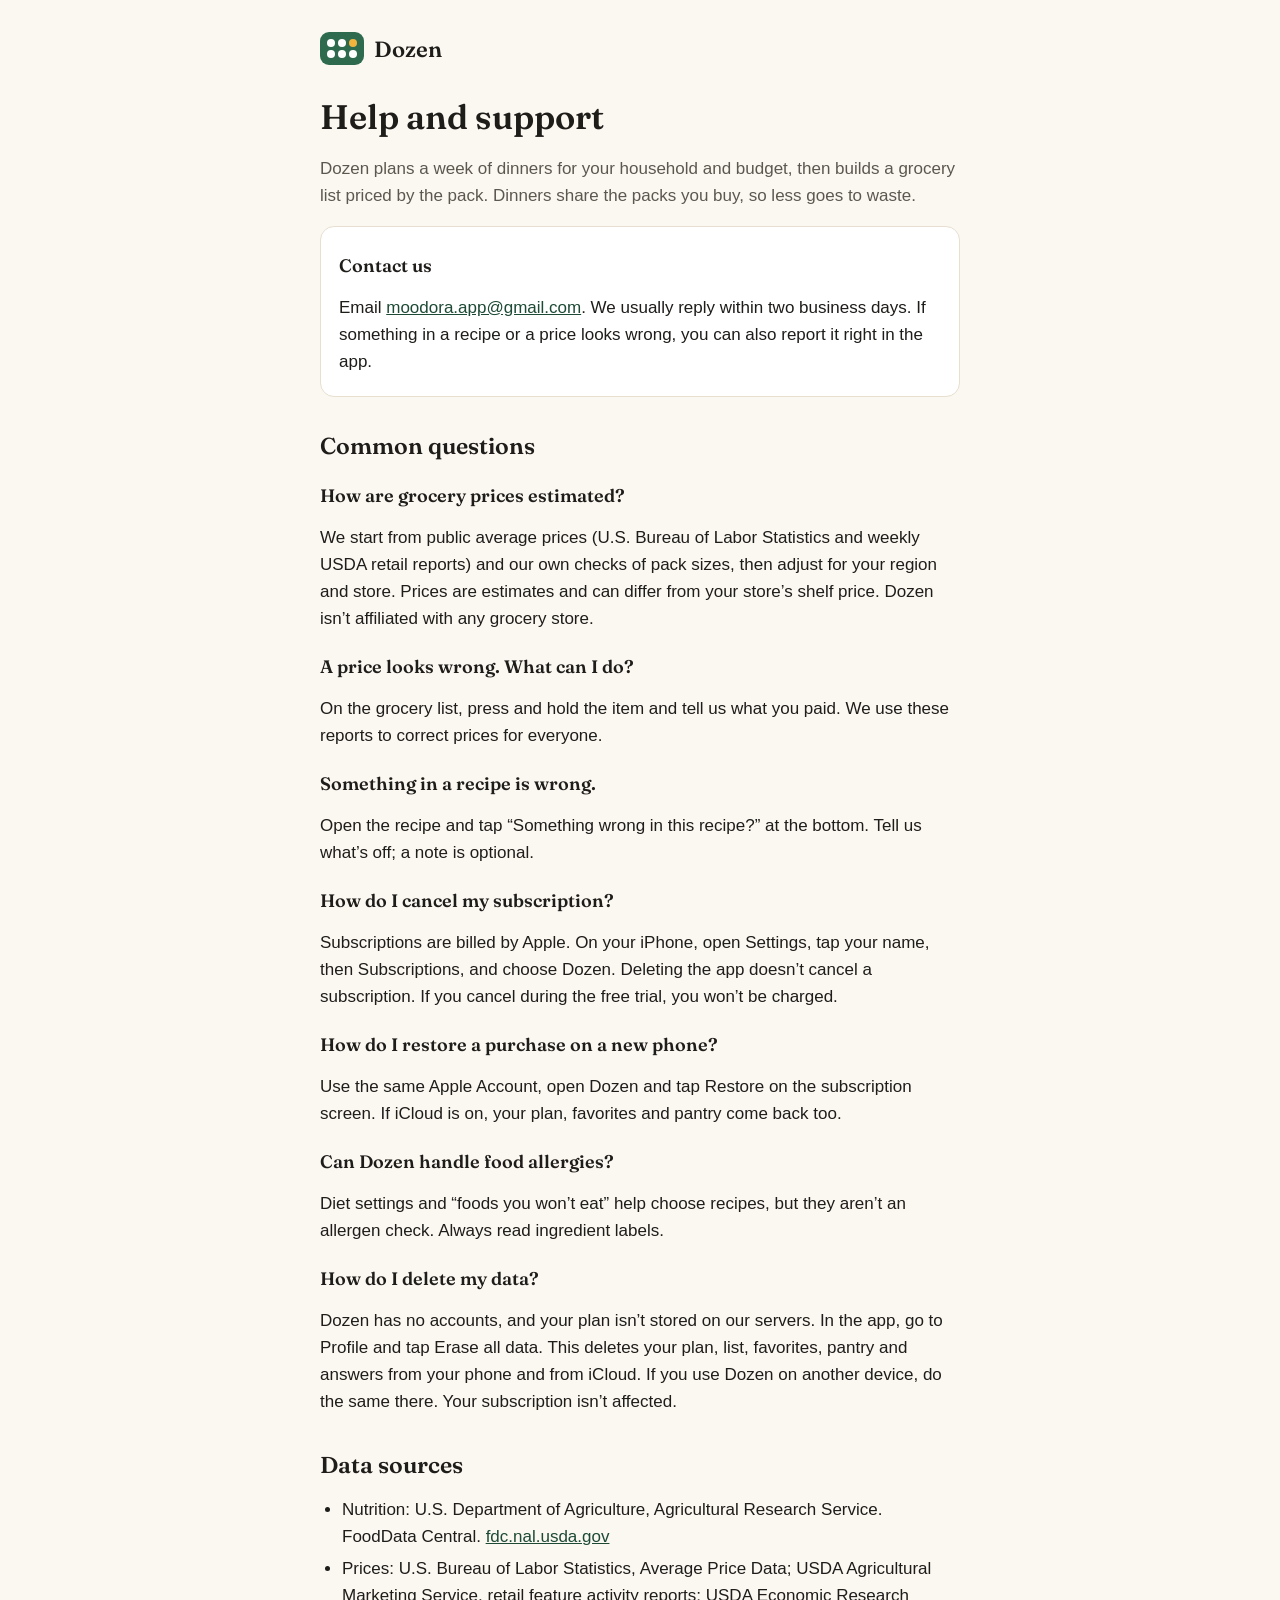
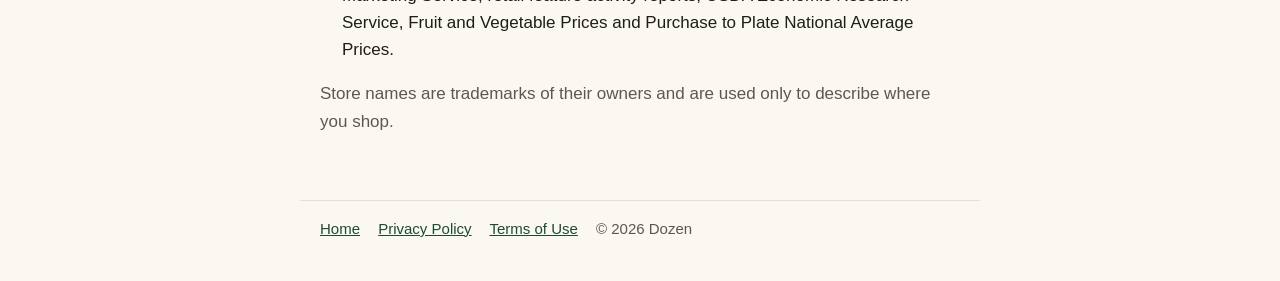
<file: support.html>
<!doctype html>
<html lang="en">
<head>
  <meta charset="utf-8">
  <meta name="viewport" content="width=device-width, initial-scale=1">
  <title>Dozen: help and support</title>
  <meta name="description" content="Help for Dozen, the weekly dinner planner that prices your grocery list by the pack.">
  <link rel="stylesheet" href="style.css">
  <link rel="icon" href="img/favicon-32.png" sizes="32x32">
  <link rel="apple-touch-icon" href="img/icon-180.png">
</head>
<body class="doc">
  <header>
    <a class="brand" href="./"><span class="mark" aria-hidden="true"><i></i><i></i><i></i><i></i><i></i><i></i></span>Dozen</a>
  </header>
  <main>
    <h1>Help and support</h1>
    <p class="muted">Dozen plans a week of dinners for your household and budget, then builds a grocery list priced by the pack. Dinners share the packs you buy, so less goes to waste.</p>

    <div class="card">
      <h3>Contact us</h3>
      <p>Email <a href="mailto:moodora.app@gmail.com?subject=Dozen%20support">moodora.app@gmail.com</a>. We usually reply within two business days. If something in a recipe or a price looks wrong, you can also report it right in the app.</p>
    </div>

    <h2>Common questions</h2>

    <h3>How are grocery prices estimated?</h3>
    <p>We start from public average prices (U.S. Bureau of Labor Statistics and weekly USDA retail reports) and our own checks of pack sizes, then adjust for your region and store. Prices are estimates and can differ from your store’s shelf price. Dozen isn’t affiliated with any grocery store.</p>

    <h3>A price looks wrong. What can I do?</h3>
    <p>On the grocery list, press and hold the item and tell us what you paid. We use these reports to correct prices for everyone.</p>

    <h3>Something in a recipe is wrong.</h3>
    <p>Open the recipe and tap “Something wrong in this recipe?” at the bottom. Tell us what’s off; a note is optional.</p>

    <h3>How do I cancel my subscription?</h3>
    <p>Subscriptions are billed by Apple. On your iPhone, open Settings, tap your name, then Subscriptions, and choose Dozen. Deleting the app doesn’t cancel a subscription. If you cancel during the free trial, you won’t be charged.</p>

    <h3>How do I restore a purchase on a new phone?</h3>
    <p>Use the same Apple Account, open Dozen and tap Restore on the subscription screen. If iCloud is on, your plan, favorites and pantry come back too.</p>

    <h3>Can Dozen handle food allergies?</h3>
    <p>Diet settings and “foods you won’t eat” help choose recipes, but they aren’t an allergen check. Always read ingredient labels.</p>

    <h3>How do I delete my data?</h3>
    <p>Dozen has no accounts, and your plan isn’t stored on our servers. In the app, go to Profile and tap Erase all data. This deletes your plan, list, favorites, pantry and answers from your phone and from iCloud. If you use Dozen on another device, do the same there. Your subscription isn’t affected.</p>

    <h2>Data sources</h2>
    <ul>
      <li>Nutrition: U.S. Department of Agriculture, Agricultural Research Service. FoodData Central. <a href="https://fdc.nal.usda.gov/">fdc.nal.usda.gov</a></li>
      <li>Prices: U.S. Bureau of Labor Statistics, Average Price Data; USDA Agricultural Marketing Service, retail feature activity reports; USDA Economic Research Service, Fruit and Vegetable Prices and Purchase to Plate National Average Prices.</li>
    </ul>
    <p class="muted">Store names are trademarks of their owners and are used only to describe where you shop.</p>
  </main>
  <footer>
    <a href="./">Home</a>
    <a href="privacy.html">Privacy Policy</a>
    <a href="terms.html">Terms of Use</a>
    <span>© 2026 Dozen</span>
  </footer>
</body>
</html>
</file>
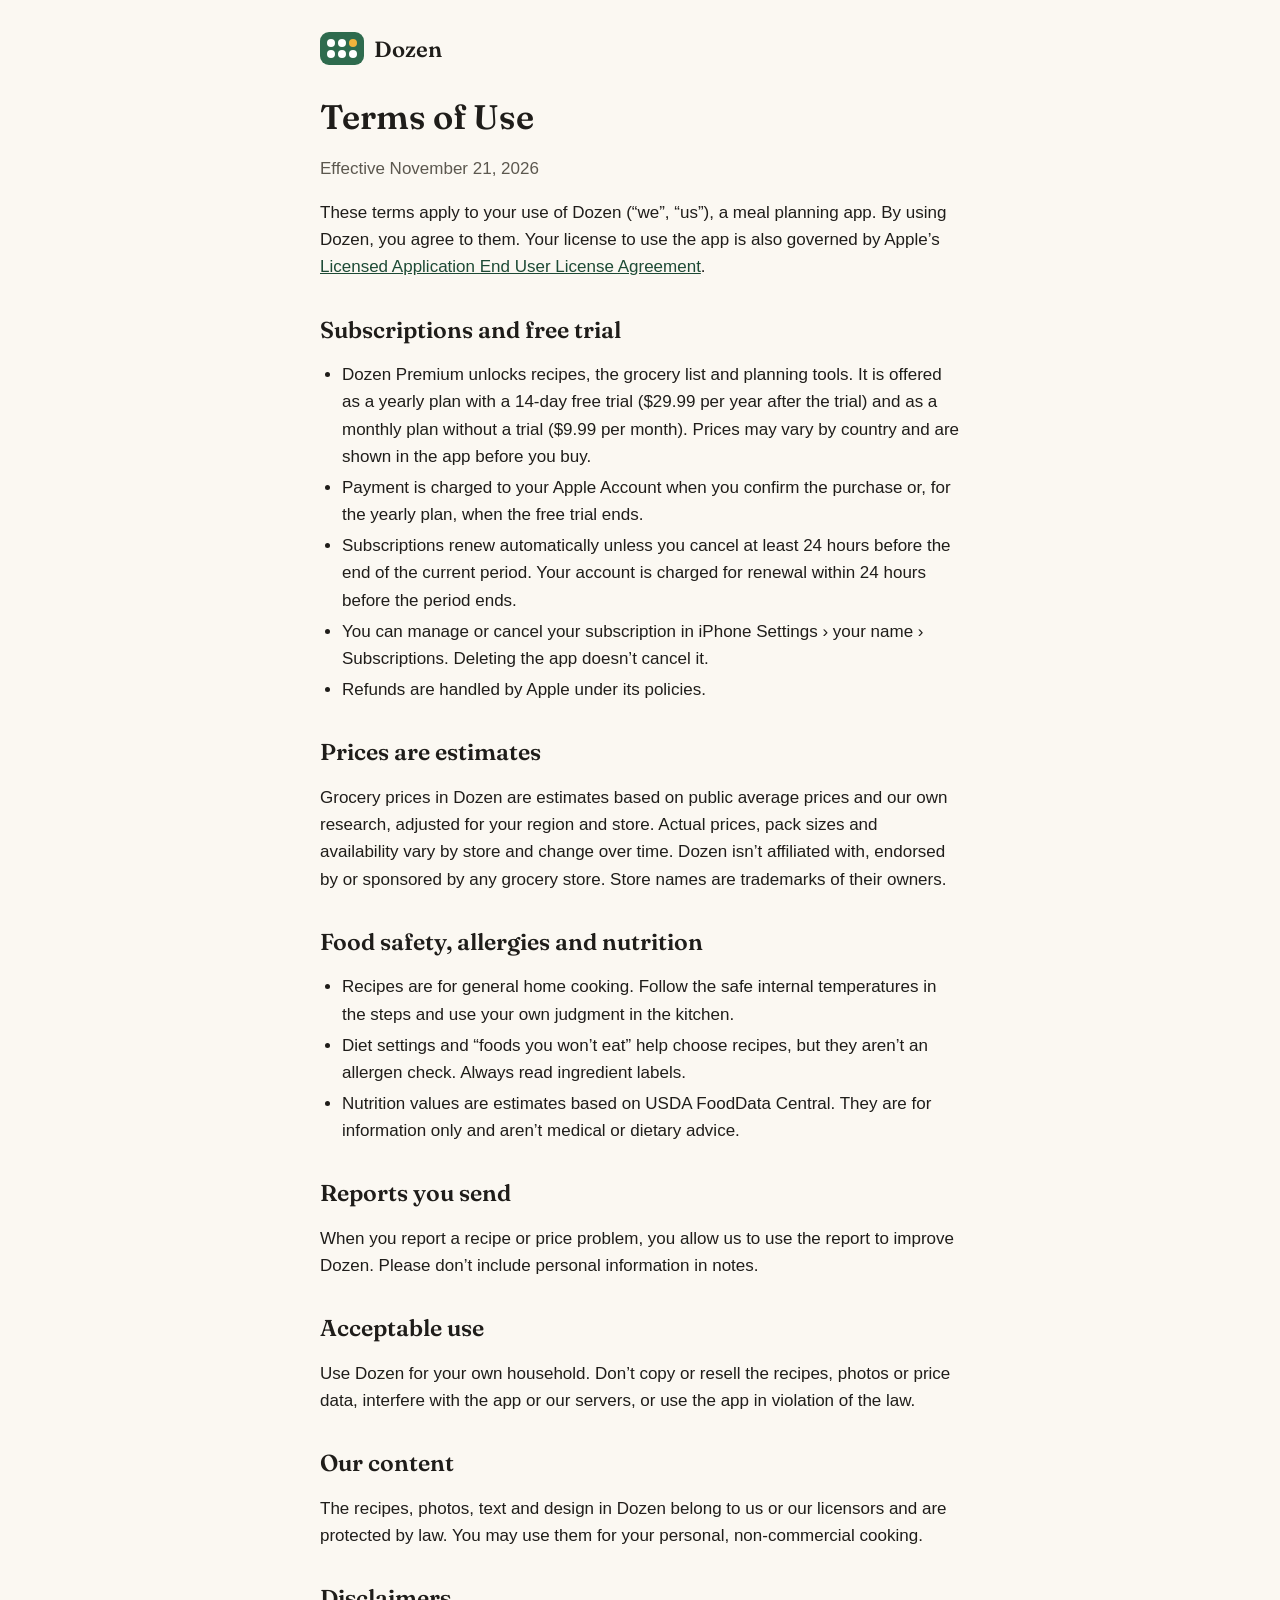
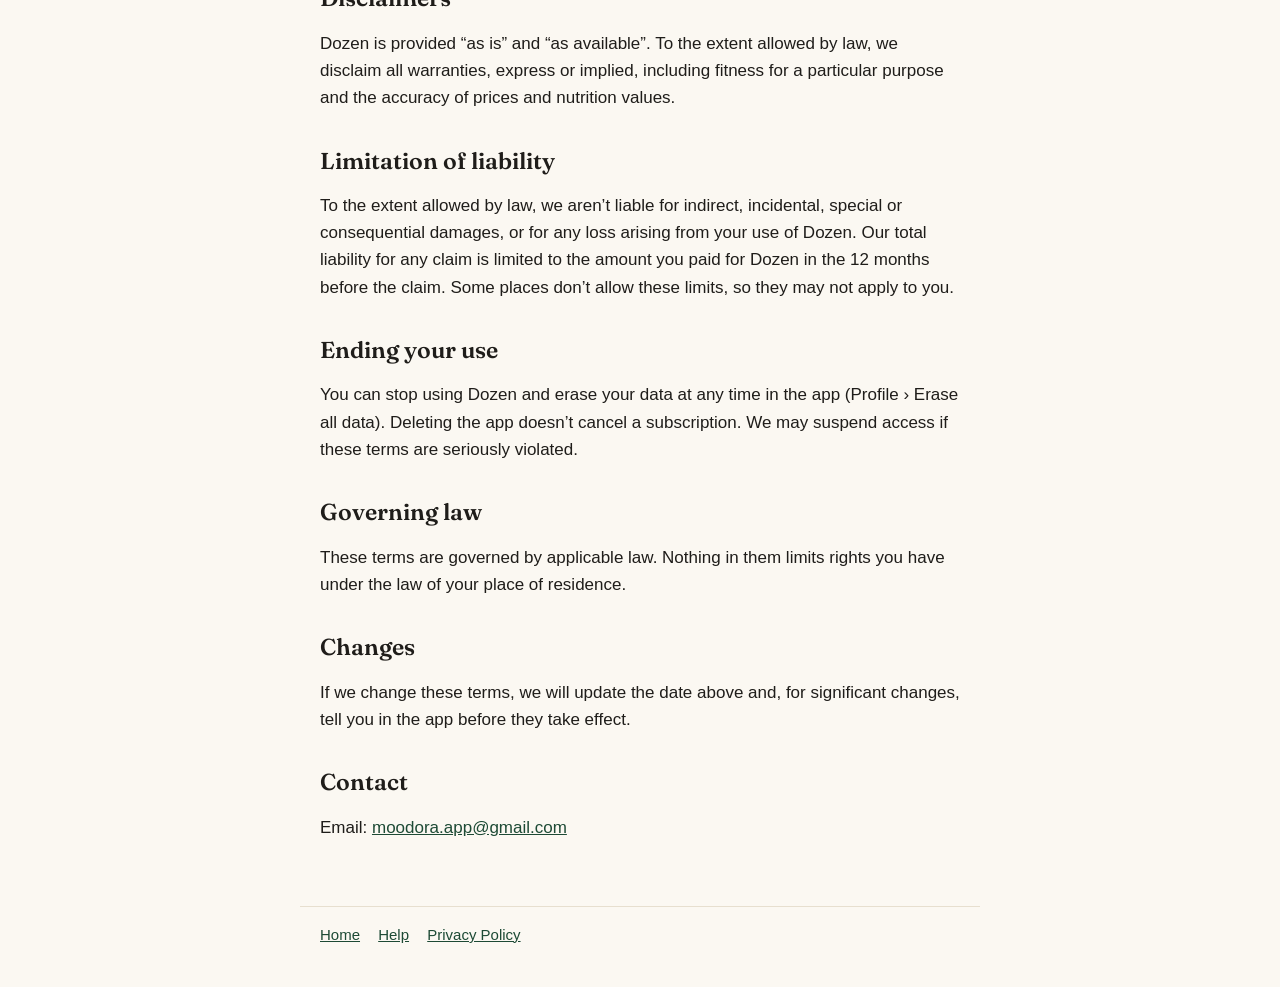
<file: terms.html>
<!doctype html>
<html lang="en">
<head>
  <meta charset="utf-8">
  <meta name="viewport" content="width=device-width, initial-scale=1">
  <title>Dozen: Terms of Use</title>
  <link rel="stylesheet" href="style.css">
  <link rel="icon" href="img/favicon-32.png" sizes="32x32">
  <link rel="apple-touch-icon" href="img/icon-180.png">
</head>
<body class="doc">
  <header>
    <a class="brand" href="./"><span class="mark" aria-hidden="true"><i></i><i></i><i></i><i></i><i></i><i></i></span>Dozen</a>
  </header>
  <main>
    <h1>Terms of Use</h1>
    <p class="muted">Effective November 21, 2026</p>

    <p>These terms apply to your use of Dozen (“we”, “us”), a meal planning app. By using Dozen, you agree to them. Your license to use the app is also governed by Apple’s <a href="https://www.apple.com/legal/internet-services/itunes/dev/stdeula/">Licensed Application End User License Agreement</a>.</p>

    <h2>Subscriptions and free trial</h2>
    <ul>
      <li>Dozen Premium unlocks recipes, the grocery list and planning tools. It is offered as a yearly plan with a 14-day free trial ($29.99 per year after the trial) and as a monthly plan without a trial ($9.99 per month). Prices may vary by country and are shown in the app before you buy.</li>
      <li>Payment is charged to your Apple Account when you confirm the purchase or, for the yearly plan, when the free trial ends.</li>
      <li>Subscriptions renew automatically unless you cancel at least 24 hours before the end of the current period. Your account is charged for renewal within 24 hours before the period ends.</li>
      <li>You can manage or cancel your subscription in iPhone Settings › your name › Subscriptions. Deleting the app doesn’t cancel it.</li>
      <li>Refunds are handled by Apple under its policies.</li>
    </ul>

    <h2>Prices are estimates</h2>
    <p>Grocery prices in Dozen are estimates based on public average prices and our own research, adjusted for your region and store. Actual prices, pack sizes and availability vary by store and change over time. Dozen isn’t affiliated with, endorsed by or sponsored by any grocery store. Store names are trademarks of their owners.</p>

    <h2>Food safety, allergies and nutrition</h2>
    <ul>
      <li>Recipes are for general home cooking. Follow the safe internal temperatures in the steps and use your own judgment in the kitchen.</li>
      <li>Diet settings and “foods you won’t eat” help choose recipes, but they aren’t an allergen check. Always read ingredient labels.</li>
      <li>Nutrition values are estimates based on USDA FoodData Central. They are for information only and aren’t medical or dietary advice.</li>
    </ul>

    <h2>Reports you send</h2>
    <p>When you report a recipe or price problem, you allow us to use the report to improve Dozen. Please don’t include personal information in notes.</p>

    <h2>Acceptable use</h2>
    <p>Use Dozen for your own household. Don’t copy or resell the recipes, photos or price data, interfere with the app or our servers, or use the app in violation of the law.</p>

    <h2>Our content</h2>
    <p>The recipes, photos, text and design in Dozen belong to us or our licensors and are protected by law. You may use them for your personal, non-commercial cooking.</p>

    <h2>Disclaimers</h2>
    <p>Dozen is provided “as is” and “as available”. To the extent allowed by law, we disclaim all warranties, express or implied, including fitness for a particular purpose and the accuracy of prices and nutrition values.</p>

    <h2>Limitation of liability</h2>
    <p>To the extent allowed by law, we aren’t liable for indirect, incidental, special or consequential damages, or for any loss arising from your use of Dozen. Our total liability for any claim is limited to the amount you paid for Dozen in the 12 months before the claim. Some places don’t allow these limits, so they may not apply to you.</p>

    <h2>Ending your use</h2>
    <p>You can stop using Dozen and erase your data at any time in the app (Profile › Erase all data). Deleting the app doesn’t cancel a subscription. We may suspend access if these terms are seriously violated.</p>

    <h2>Governing law</h2>
    <p>These terms are governed by applicable law. Nothing in them limits rights you have under the law of your place of residence.</p>

    <h2>Changes</h2>
    <p>If we change these terms, we will update the date above and, for significant changes, tell you in the app before they take effect.</p>

    <h2>Contact</h2>
    <p>Email: <a href="mailto:moodora.app@gmail.com?subject=Dozen%20terms">moodora.app@gmail.com</a></p>
  </main>
  <footer>
    <a href="./">Home</a>
    <a href="support.html">Help</a>
    <a href="privacy.html">Privacy Policy</a>
  </footer>
</body>
</html>
</file>
<file: style.css>
/* Dozen sitesi: tanıtım sayfası (body.home) ile yardım, gizlilik ve şartlar sayfaları (body.doc) aynı dosyayı kullanır.
   Renkler uygulamanın belirteçleri (mobile/src/theme/tokens.ts). Dış kaynak yok: yazı tipi bu depodan gelir. */

@font-face {
  font-family: "Fraunces";
  src: url("fonts/fraunces-600.woff2") format("woff2");
  font-weight: 600;
  font-style: normal;
  font-display: swap;
}

:root {
  --bg: #fbf8f2;
  --surface: #ffffff;
  --subtle: #f3eee3;
  --text: #1f1d1a;
  --muted: #5c584f;
  --brand: #2e6b4e;
  --brand-subtle: #e2eee6;
  --brand-text: #1d4a35;
  --accent: #f2b43c;
  --accent-subtle: #fcefd2;
  --line: #e7dfcf;
  --ink: #1f1d1a;
  --on-ink: #ffffff;
  --band: #2e6b4e;
  --shadow: 0 1px 2px rgb(31 29 26 / 6%), 0 20px 44px -20px rgb(31 29 26 / 30%);
  --serif: "Fraunces", "Iowan Old Style", Georgia, serif;
  --sans: -apple-system, BlinkMacSystemFont, "Segoe UI", Roboto, Helvetica, Arial, sans-serif;
  color-scheme: light dark;
}

@media (prefers-color-scheme: dark) {
  :root {
    --bg: #141311;
    --surface: #1e1c19;
    --subtle: #2a2723;
    --text: #f2efe8;
    --muted: #b8b1a4;
    --brand: #35805a;
    --brand-subtle: #1f3a2c;
    --brand-text: #7cc59c;
    --accent-subtle: #3a2f17;
    --line: #34302a;
    --ink: #f2efe8;
    --on-ink: #141311;
    --band: #1f3a2c;
    --shadow: 0 1px 2px rgb(0 0 0 / 30%), 0 20px 44px -20px rgb(0 0 0 / 70%);
  }
}

* { box-sizing: border-box; }

html { -webkit-text-size-adjust: 100%; }

@media (prefers-reduced-motion: no-preference) {
  html { scroll-behavior: smooth; }
}

body {
  margin: 0;
  background: var(--bg);
  color: var(--text);
  font: 17px/1.6 var(--sans);
}

img { display: block; max-width: 100%; height: auto; }

a { color: var(--brand-text); }

h1, h2, h3 {
  font-family: var(--serif);
  font-weight: 600;
  line-height: 1.2;
}

.muted { color: var(--muted); }

.sprite { position: absolute; width: 0; height: 0; overflow: hidden; }

.ic-svg {
  width: 22px;
  height: 22px;
  fill: none;
  stroke: currentColor;
  stroke-linecap: round;
  stroke-linejoin: round;
}

/* Marka: yumurta kolisi işareti */

.brand {
  display: inline-flex;
  align-items: center;
  gap: 10px;
  color: var(--text);
  text-decoration: none;
  font: 600 22px/1 var(--serif);
}

.mark {
  display: grid;
  grid-template-columns: repeat(3, 8px);
  gap: 3px;
  padding: 7px;
  border-radius: 9px;
  background: var(--brand);
}

.mark i {
  width: 8px;
  height: 8px;
  border-radius: 50%;
  background: #fff;
}

.mark i:nth-child(3) { background: var(--accent); }

.mark.sm {
  grid-template-columns: repeat(3, 5px);
  gap: 2px;
  padding: 4px;
  border-radius: 6px;
}

.mark.sm i { width: 5px; height: 5px; }

.mark.lg {
  grid-template-columns: repeat(3, 14px);
  gap: 5px;
  padding: 12px;
  border-radius: 16px;
}

.mark.lg i { width: 14px; height: 14px; }

/* "Yakında App Store'da" düğmesi: yayından sonra App Store bağlantısına döner (site/README.md) */

.soon {
  display: inline-flex;
  flex-direction: column;
  justify-content: center;
  padding: 9px 16px;
  border-radius: 999px;
  background: var(--ink);
  color: var(--on-ink);
  font-size: 14px;
  font-weight: 650;
  line-height: 1.2;
  white-space: nowrap;
  text-decoration: none;
}

.soon small {
  font-size: 11px;
  font-weight: 500;
  opacity: 0.75;
}

.soon.big {
  padding: 12px 22px;
  border-radius: 14px;
  font-size: 17px;
}

/* ---------- Yardım, gizlilik, şartlar ---------- */

.doc header, .doc main, .doc footer {
  max-width: 680px;
  margin: 0 auto;
  padding: 0 20px;
}

.doc header { padding-top: 28px; }

.doc main { padding-top: 24px; padding-bottom: 48px; }

.doc h1 { font-size: 34px; margin: 8px 0 4px; }
.doc h2 { font-size: 23px; margin: 36px 0 8px; }
.doc h3 { font-size: 18px; margin: 24px 0 4px; }

.doc ul { padding-left: 22px; }
.doc li { margin: 4px 0; }

.card {
  background: var(--surface);
  border: 1px solid var(--line);
  border-radius: 14px;
  padding: 4px 18px;
  margin: 16px 0;
}

.doc footer {
  border-top: 1px solid var(--line);
  padding-top: 16px;
  padding-bottom: 40px;
  font-size: 15px;
  color: var(--muted);
}

.doc footer a { margin-right: 14px; }

/* ---------- Tanıtım sayfası ---------- */

.wrap {
  max-width: 1120px;
  margin: 0 auto;
  padding: 0 20px;
}

.home section { scroll-margin-top: 80px; }

.top {
  position: sticky;
  top: 0;
  z-index: 10;
  background: var(--bg);
  background: color-mix(in srgb, var(--bg) 86%, transparent);
  -webkit-backdrop-filter: saturate(1.4) blur(14px);
  backdrop-filter: saturate(1.4) blur(14px);
  border-bottom: 1px solid var(--line);
}

.top .wrap {
  display: flex;
  align-items: center;
  gap: 24px;
  height: 64px;
}

.nav {
  display: flex;
  gap: 24px;
  margin-left: auto;
}

.nav a {
  color: var(--muted);
  font-size: 15px;
  font-weight: 550;
  text-decoration: none;
}

.nav a:hover { color: var(--text); }

.top .soon { display: block; }

@media (max-width: 760px) {
  .nav { display: none; }
  .top .soon { margin-left: auto; }
  .top .wide { display: none; }
}

/* Giriş */

.hero {
  position: relative;
  isolation: isolate;
  overflow: hidden;
}

.hero::before {
  content: "";
  position: absolute;
  inset: 0;
  z-index: -1;
  background:
    radial-gradient(38% 46% at 76% 42%, var(--brand-subtle), transparent 72%),
    radial-gradient(30% 36% at 8% 96%, var(--accent-subtle), transparent 72%);
}

.hero .wrap {
  display: grid;
  grid-template-columns: 1.05fr 1fr;
  gap: 40px;
  align-items: center;
  padding-top: 64px;
  padding-bottom: 72px;
}

.pill {
  display: inline-flex;
  align-items: center;
  gap: 8px;
  padding: 6px 12px 6px 7px;
  border: 1px solid var(--line);
  border-radius: 999px;
  background: var(--surface);
  color: var(--muted);
  font-size: 14px;
  font-weight: 600;
}

.hero h1 {
  margin: 22px 0 18px;
  font-size: clamp(40px, 5.6vw, 64px);
  line-height: 1.04;
  letter-spacing: -0.02em;
}

.hero h1 em {
  font-style: normal;
  color: var(--brand-text);
}

.lead {
  max-width: 33em;
  margin: 0 0 28px;
  color: var(--muted);
  font-size: 19px;
}

.cta {
  display: flex;
  flex-wrap: wrap;
  align-items: center;
  gap: 14px 22px;
}

.more {
  display: inline-flex;
  align-items: center;
  gap: 6px;
  font-weight: 600;
  text-decoration: none;
}

.more .ic-svg { width: 18px; height: 18px; stroke-width: 2; }

.ticks {
  display: flex;
  flex-wrap: wrap;
  gap: 10px 22px;
  margin: 28px 0 0;
  padding: 0;
  list-style: none;
  color: var(--muted);
  font-size: 15px;
}

.ticks li {
  display: flex;
  align-items: center;
  gap: 8px;
}

.ticks .ic-svg {
  width: 16px;
  height: 16px;
  color: var(--brand-text);
}

/* Telefon çerçeveleri ve yüzen kartlar */

.stage {
  position: relative;
  height: 600px;
}

.phone {
  width: 280px;
  padding: 10px;
  border-radius: 48px;
  background: #1f1d1a;
  box-shadow: inset 0 0 0 2px #3a362f, var(--shadow);
}

.phone img {
  width: 100%;
  border-radius: 38px;
}

.stage .phone { position: absolute; }

.stage .front {
  left: 16%;
  top: 0;
  z-index: 2;
  transform: rotate(-3deg);
}

.stage .back {
  left: 54%;
  top: 52px;
  z-index: 1;
  width: 240px;
  transform: rotate(6deg);
}

.float {
  position: absolute;
  z-index: 3;
  padding: 14px 16px;
  border: 1px solid var(--line);
  border-radius: 18px;
  background: var(--surface);
  box-shadow: var(--shadow);
}

.float.budget {
  left: 0;
  top: 236px;
  width: 214px;
}

.float.share {
  right: 0;
  bottom: 36px;
  display: flex;
  gap: 12px;
  align-items: flex-start;
  width: 262px;
  background: var(--accent-subtle);
}

.float-label {
  color: var(--muted);
  font-size: 13px;
}

.float-big {
  margin: 2px 0 10px;
  font: 600 34px/1.05 var(--serif);
}

.bar {
  height: 6px;
  margin-bottom: 10px;
  border-radius: 99px;
  background: var(--brand-subtle);
}

.bar span {
  display: block;
  width: 65%;
  height: 100%;
  border-radius: 99px;
  background: var(--brand);
}

.chip {
  display: inline-block;
  padding: 3px 10px;
  border-radius: 99px;
  background: var(--brand-subtle);
  color: var(--brand-text);
  font-size: 13px;
  font-weight: 650;
}

.egg {
  display: grid;
  flex: none;
  place-items: center;
  width: 36px;
  height: 36px;
  border-radius: 50%;
  background: var(--accent);
  color: #1f1d1a;
}

.egg .ic-svg { width: 20px; height: 20px; }

.float.share strong {
  display: block;
  font-size: 14px;
  line-height: 1.35;
}

.float.share span {
  color: var(--muted);
  font-size: 13px;
}

@media (max-width: 900px) {
  .hero .wrap {
    grid-template-columns: 1fr;
    gap: 36px;
    padding-top: 40px;
    padding-bottom: 56px;
  }

  .stage {
    width: 100%;
    max-width: 420px;
    height: 486px;
    margin: 0 auto;
  }

  .stage .phone {
    width: 224px;
    padding: 8px;
    border-radius: 40px;
  }

  .stage .phone img { border-radius: 32px; }

  .stage .front { left: 6%; }

  .stage .back {
    left: auto;
    right: 0;
    top: 40px;
    width: 192px;
  }

  .float.budget {
    top: 286px;
    width: auto;
    padding: 12px 14px;
  }

  .float-label { font-size: 12px; }

  .float-big { font-size: 28px; }

  .chip { font-size: 12px; white-space: nowrap; }

  .float.share {
    bottom: 8px;
    width: 230px;
  }
}

@media (max-width: 520px) {
  .float.share { display: none; }
}

/* Rakam şeridi */

.facts {
  border-top: 1px solid var(--line);
  border-bottom: 1px solid var(--line);
  background: var(--surface);
}

.facts ul {
  display: grid;
  grid-template-columns: repeat(4, 1fr);
  margin: 0;
  padding: 0;
  list-style: none;
}

.facts li {
  padding: 26px 20px;
  text-align: center;
  color: var(--muted);
  font-size: 15px;
}

.facts li + li { border-left: 1px solid var(--line); }

.facts strong {
  display: block;
  color: var(--text);
  font: 600 26px/1.2 var(--serif);
}

@media (max-width: 760px) {
  .facts ul { grid-template-columns: repeat(2, 1fr); }
  .facts li:nth-child(3) { border-left: 0; }
  .facts li:nth-child(n + 3) { border-top: 1px solid var(--line); }
}

/* Bölümler */

.section { padding: 96px 0; }

.kicker {
  margin: 0 0 10px;
  color: var(--brand-text);
  font-size: 13px;
  font-weight: 700;
  letter-spacing: 0.1em;
  text-transform: uppercase;
}

.section h2 {
  margin: 0 0 14px;
  font-size: clamp(30px, 4vw, 44px);
  line-height: 1.1;
  letter-spacing: -0.015em;
}

.sub {
  max-width: 36em;
  margin: 0;
  color: var(--muted);
  font-size: 18px;
}

.center { text-align: center; }
.center .sub { margin: 0 auto; }

.steps {
  display: grid;
  grid-template-columns: repeat(3, 1fr);
  gap: 20px;
  margin: 44px 0 0;
  padding: 0;
  list-style: none;
}

.steps li {
  padding: 26px 24px 24px;
  border: 1px solid var(--line);
  border-radius: 22px;
  background: var(--surface);
}

.num {
  display: grid;
  place-items: center;
  width: 38px;
  height: 38px;
  margin-bottom: 18px;
  border-radius: 50%;
  background: var(--brand);
  color: #fff;
  font: 600 18px/1 var(--serif);
}

.steps h3 {
  margin: 0 0 8px;
  font-size: 21px;
}

.steps p {
  margin: 0;
  color: var(--muted);
  font-size: 16px;
}

@media (max-width: 860px) {
  .steps { grid-template-columns: 1fr; }
}

.band {
  border-top: 1px solid var(--line);
  border-bottom: 1px solid var(--line);
  background: var(--surface);
}

.split {
  display: grid;
  grid-template-columns: 1fr 1fr;
  gap: 64px;
  align-items: center;
}

.split-media {
  display: flex;
  justify-content: center;
}

.split-media .phone { width: 300px; }

.split.flip .split-media { order: 2; }

.checks {
  display: grid;
  gap: 12px;
  margin: 26px 0 0;
  padding: 0;
  list-style: none;
}

.checks li {
  display: flex;
  gap: 12px;
  align-items: flex-start;
}

.checks .ic-svg {
  flex: none;
  width: 24px;
  height: 24px;
  margin-top: 1px;
  padding: 6px;
  border-radius: 50%;
  background: var(--brand-subtle);
  color: var(--brand-text);
  stroke-width: 2;
}

.note {
  margin: 22px 0 0;
  color: var(--muted);
  font-size: 15px;
}

@media (max-width: 860px) {
  .split { grid-template-columns: 1fr; gap: 44px; }
  .split.flip .split-media { order: 0; }
  .split-media .phone { width: 260px; }
}

.features {
  display: grid;
  grid-template-columns: repeat(3, 1fr);
  gap: 18px;
  margin-top: 44px;
}

.feature {
  padding: 24px;
  border: 1px solid var(--line);
  border-radius: 22px;
  background: var(--surface);
}

.ic {
  display: grid;
  place-items: center;
  width: 44px;
  height: 44px;
  margin-bottom: 16px;
  border-radius: 14px;
  background: var(--brand-subtle);
  color: var(--brand-text);
}

.feature h3 {
  margin: 0 0 6px;
  font-size: 19px;
}

.feature p {
  margin: 0;
  color: var(--muted);
  font-size: 15.5px;
}

@media (max-width: 960px) {
  .features { grid-template-columns: repeat(2, 1fr); }
}

@media (max-width: 600px) {
  .features { grid-template-columns: 1fr; }
}

/* Gizlilik bandı */

.green {
  padding: 64px 56px;
  border-radius: 32px;
  background: var(--band);
  color: #fff;
}

.green .kicker { color: #cfe6d8; }

.green .sub { color: #e3efe8; }

.trio {
  display: grid;
  grid-template-columns: repeat(3, 1fr);
  gap: 28px;
  margin-top: 40px;
}

.trio .ic {
  background: rgb(255 255 255 / 14%);
  color: #fff;
}

.trio h3 {
  margin: 0 0 6px;
  font-size: 20px;
}

.trio p {
  margin: 0;
  color: #e3efe8;
  font-size: 16px;
}

.green a { color: #fff; font-weight: 600; }

.green .note { color: #e3efe8; }

@media (max-width: 860px) {
  .green { padding: 44px 24px; border-radius: 24px; }
  .trio { grid-template-columns: 1fr; }
}

/* Fiyat */

.plans {
  display: grid;
  grid-template-columns: repeat(2, minmax(0, 360px));
  justify-content: center;
  gap: 22px;
  margin-top: 48px;
}

.plan {
  position: relative;
  padding: 30px 28px 26px;
  border: 1px solid var(--line);
  border-radius: 24px;
  background: var(--surface);
}

.plan.best { border: 2px solid var(--brand); }

.badge {
  position: absolute;
  top: -13px;
  left: 24px;
  padding: 4px 11px;
  border-radius: 999px;
  background: var(--accent);
  color: #1f1d1a;
  font-size: 13px;
  font-weight: 700;
}

.plan h3 {
  margin: 0 0 10px;
  font: 700 19px/1.2 var(--sans);
}

.plan .price {
  margin: 0;
  color: var(--text);
  font: 600 42px/1 var(--serif);
}

.plan .price span {
  color: var(--muted);
  font: 500 16px var(--sans);
}

.plan p {
  margin: 12px 0 0;
  color: var(--muted);
  font-size: 15.5px;
}

.fine {
  max-width: 640px;
  margin: 26px auto 0;
  color: var(--muted);
  font-size: 14px;
  text-align: center;
}

@media (max-width: 700px) {
  .plans { grid-template-columns: 1fr; }
}

/* Sorular */

.faq {
  max-width: 760px;
  margin: 36px auto 0;
}

.faq details {
  padding: 18px 0;
  border-bottom: 1px solid var(--line);
}

.faq summary {
  display: flex;
  justify-content: space-between;
  gap: 16px;
  cursor: pointer;
  list-style: none;
  font-size: 18px;
  font-weight: 650;
}

.faq summary::-webkit-details-marker { display: none; }

.faq summary::after {
  content: "+";
  display: inline-block;
  color: var(--brand-text);
  font: 400 26px/1 var(--sans);
  transition: transform 0.2s;
}

.faq details[open] summary::after { transform: rotate(45deg); }

.faq details p {
  margin: 10px 0 0;
  color: var(--muted);
}

.faq-more {
  margin: 26px 0 0;
  text-align: center;
}

/* Son çağrı ve alt bilgi */

.final {
  padding: 96px 0 104px;
  text-align: center;
}

.final .mark { margin: 0 auto 26px; width: max-content; }

.final h2 {
  max-width: 15em;
  margin: 0 auto 14px;
  font-size: clamp(30px, 4vw, 44px);
  line-height: 1.1;
}

.final .sub { margin: 0 auto 28px; }

.foot {
  padding: 40px 0 48px;
  border-top: 1px solid var(--line);
  color: var(--muted);
  font-size: 15px;
}

.foot .wrap {
  display: grid;
  grid-template-columns: 1.2fr 1fr;
  gap: 20px 48px;
}

.foot p { margin: 12px 0 0; }

.foot nav {
  display: flex;
  flex-wrap: wrap;
  align-content: start;
  justify-content: flex-end;
  gap: 10px 22px;
}

.foot nav a {
  color: var(--text);
  text-decoration: none;
}

.foot nav a:hover { text-decoration: underline; }

.legal {
  grid-column: 1 / -1;
  margin: 0;
  font-size: 13.5px;
}

@media (max-width: 700px) {
  .foot .wrap { grid-template-columns: 1fr; }
  .foot nav { justify-content: flex-start; }
}
</file>
